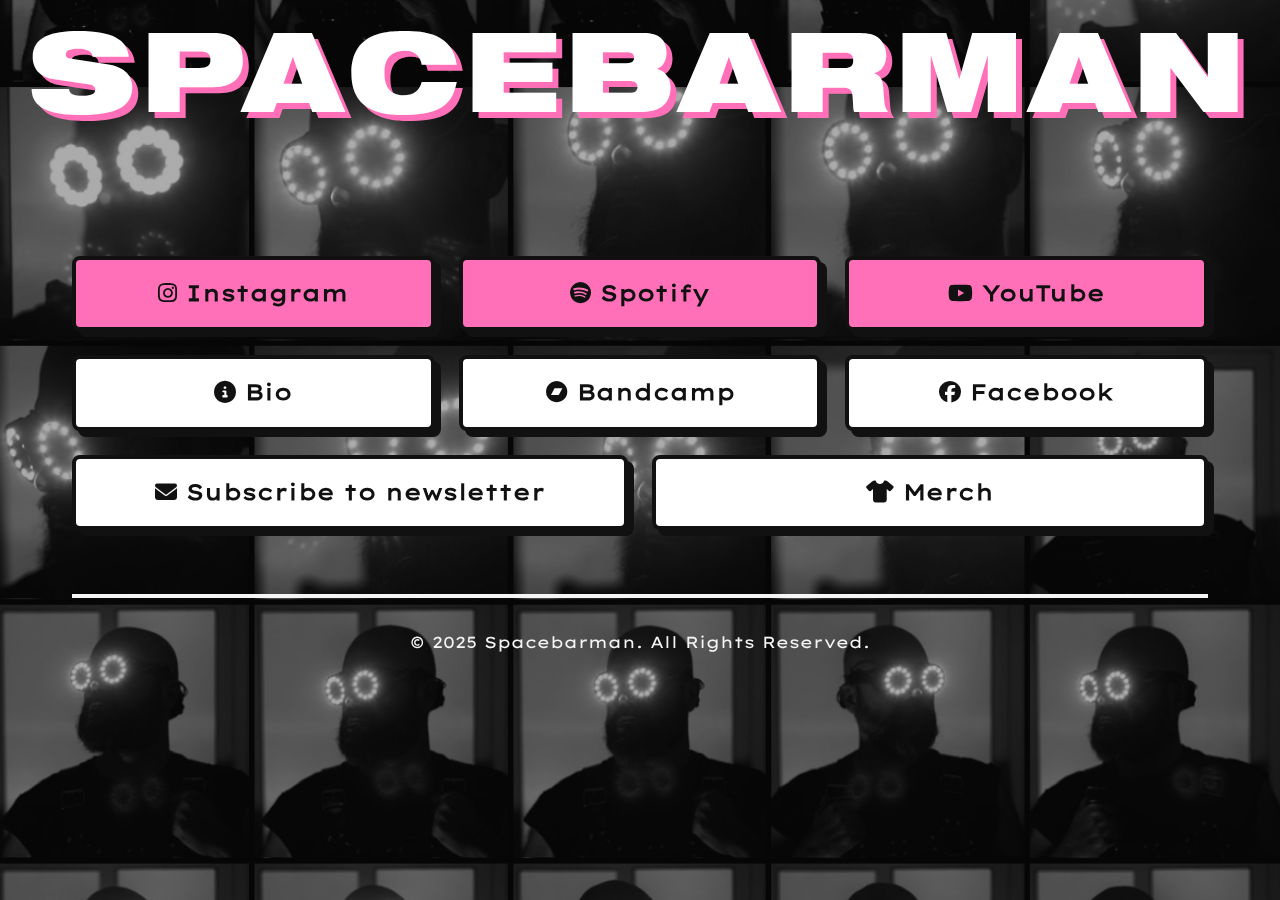
<file: docs/index.html>
<!DOCTYPE html>
<html lang="en">
<head>
    <!-- Google tag (gtag.js) - Google Analytics 4 -->
    <script async src="https://www.googletagmanager.com/gtag/js?id=G-RLZFCJDSHT"></script>
    <script>
      window.dataLayer = window.dataLayer || [];
      function gtag(){dataLayer.push(arguments);}
      gtag('js', new Date());

      gtag('config', 'G-RLZFCJDSHT', {
        debug_mode: true  // Remove this line after testing
      });
    </script>

    <meta http-equiv="Content-Type" content="text/html; charset=utf-8" />
    <!-- <meta name="viewport" content="width=device-width, initial-scale=1.0, minimum-scale=1.0, user-scalable=no" />  -->
    <meta name="viewport" content="width=device-width, initial-scale=1">
    <meta name="description" content="Spacebarman is an electronic music project from Barcelona. Spacebarman es un projecto de música electrónica de Barcelona.">
    <meta name="apple-mobile-web-app-capable" content="yes" />

    <title>Spacebarman: electronic / shoegaze / post-punk / dnb from Barcelona</title>
    <meta property="og:title" content="Spacebarman" />
    <meta property="og:description" content="An electronic music project from Barcelona" />
    <meta property="og:url" content="https://www.spacebarman.com/" />
    <meta property="og:image" content="https://www.spacebarman.com/images/spacebarman-logo.png" />

    <link rel="stylesheet" href="css/styles.css">
    <link rel="preconnect" href="https://fonts.googleapis.com">
    <link rel="preconnect" href="https://fonts.gstatic.com" crossorigin>
    <link href="https://fonts.googleapis.com/css2?family=Space+Mono:wght@400;700&display=swap" rel="stylesheet">
    <link rel="stylesheet" href="https://cdnjs.cloudflare.com/ajax/libs/font-awesome/6.4.0/css/all.min.css">
</head>
<body class="index-page">

    <header class="band-header">
        <div class="logo-container">
            <a href="index.html" class="title-link">
                <h1 class="band-name">SPACEBARMAN</h1>
            </a>
            <!--
            <div class="photo-container">
                <img class="spacebarman-photo" src="images/Spacebarman-solo-purple.jpg" alt="Spacebarman Logo" />
            </div>
            -->
        </div>
    </header>

    <div class="main-wrapper">

    
    <main class="container">

        <section class="links-section">

        </section>

        <section class="news">
            <div class="news-card">
                <div class="news-image-container">
                    <img class="news-image" />
                </div>
                <div>
                    <div class="news-card-art-info">
                        <div class="news-text">
                        </div>
                    </div>
                    <a href="" class="brutalist-button news-cta" target="_blank">Listen Now</a>
                </div>
            </div>
        </section>

        <section class="about">
            <h1>Spacebarman</h1>
            Spacebarman is an electronic music project from Barcelona.<br/>
            Spacebarman es un proyecto de música electrónica de Barcelona.
            </span>
        </section>
        
        <section class="links-section"></section>
            <div class="button-row">
                <!-- First row: Social media buttons -->
                <a href="https://instagram.com/spacebarman" target="_blank" class="brutalist-button instagram-inverted">
                    <i class="fab fa-instagram"></i> Instagram
                </a>
                <a href="https://open.spotify.com/artist/1o8zzq05yXKrsdQUrMzZdc?si=lsfu21z_R3moUY6ddcKHRg" target="_blank" class="brutalist-button spotify-inverted">
                    <i class="fab fa-spotify"></i> Spotify
                </a>
                <a href="https://youtube.com/spacebarmanvideo" target="_blank" class="brutalist-button youtube-inverted">
                    <i class="fab fa-youtube"></i> YouTube
                </a>
            </div>
            
            <div class="button-row">
                <!-- Second row: Bio, Bandcamp, Facebook -->
                <a href="bio/" class="brutalist-button bio">
                    <i class="fas fa-info-circle"></i> Bio
                </a>
                <a href="https://spacebarman.bandcamp.com/" class="brutalist-button bandcamp" target="_blank">
                    <i class="fab fa-bandcamp"></i> Bandcamp
                </a>
                <!-- <a href="https://soundcloud.com/spacebarman" class="brutalist-button soundcloud" target="_blank">
                    <i class="fab fa-soundcloud"></i> SoundCloud
                </a> -->
                <a href="https://facebook.com/spacebarman" class="brutalist-button facebook" target="_blank">
                    <i class="fab fa-facebook"></i> Facebook
                </a>
            </div>
            
            <div class="button-row">
                <!-- Second row: Subscribe, Merch -->
                <a href="https://spacebarman.us21.list-manage.com/subscribe?u=eebe2ae40abe6e1bfafe680d8&id=8652641ff4" class="brutalist-button subscribe" target="_blank">
                    <i class="fas fa-envelope"></i> Subscribe to newsletter
                </a>
                <a href="https://www.stickermule.com/u/nevergetridofnoise" class="brutalist-button merch" target="_blank">
                    <i class="fas fa-tshirt"></i> Merch
                </a>

            </div>
        </section>

        <footer>
            <div class="footer-content">
                <!---
                <div class="footer-social">
                    <a href="https://instagram.com/spacebarman" class="footer-icon"><i class="fab fa-instagram"></i></a>
                    <a href="https://facebook.com/spacebarman" class="footer-icon"><i class="fab fa-facebook"></i></a>
                    <a href="https://youtube.com/spacebarmanvideo" class="footer-icon"><i class="fab fa-youtube"></i></a>
                </div>
                -->
                <p>&copy; 2025 Spacebarman. All Rights Reserved.</p>
            </div>
        </footer>
    </main>

    </div><!-- End main-wrapper -->
    
    <script src="js/script.js"></script>
</body>
</html>
</file>
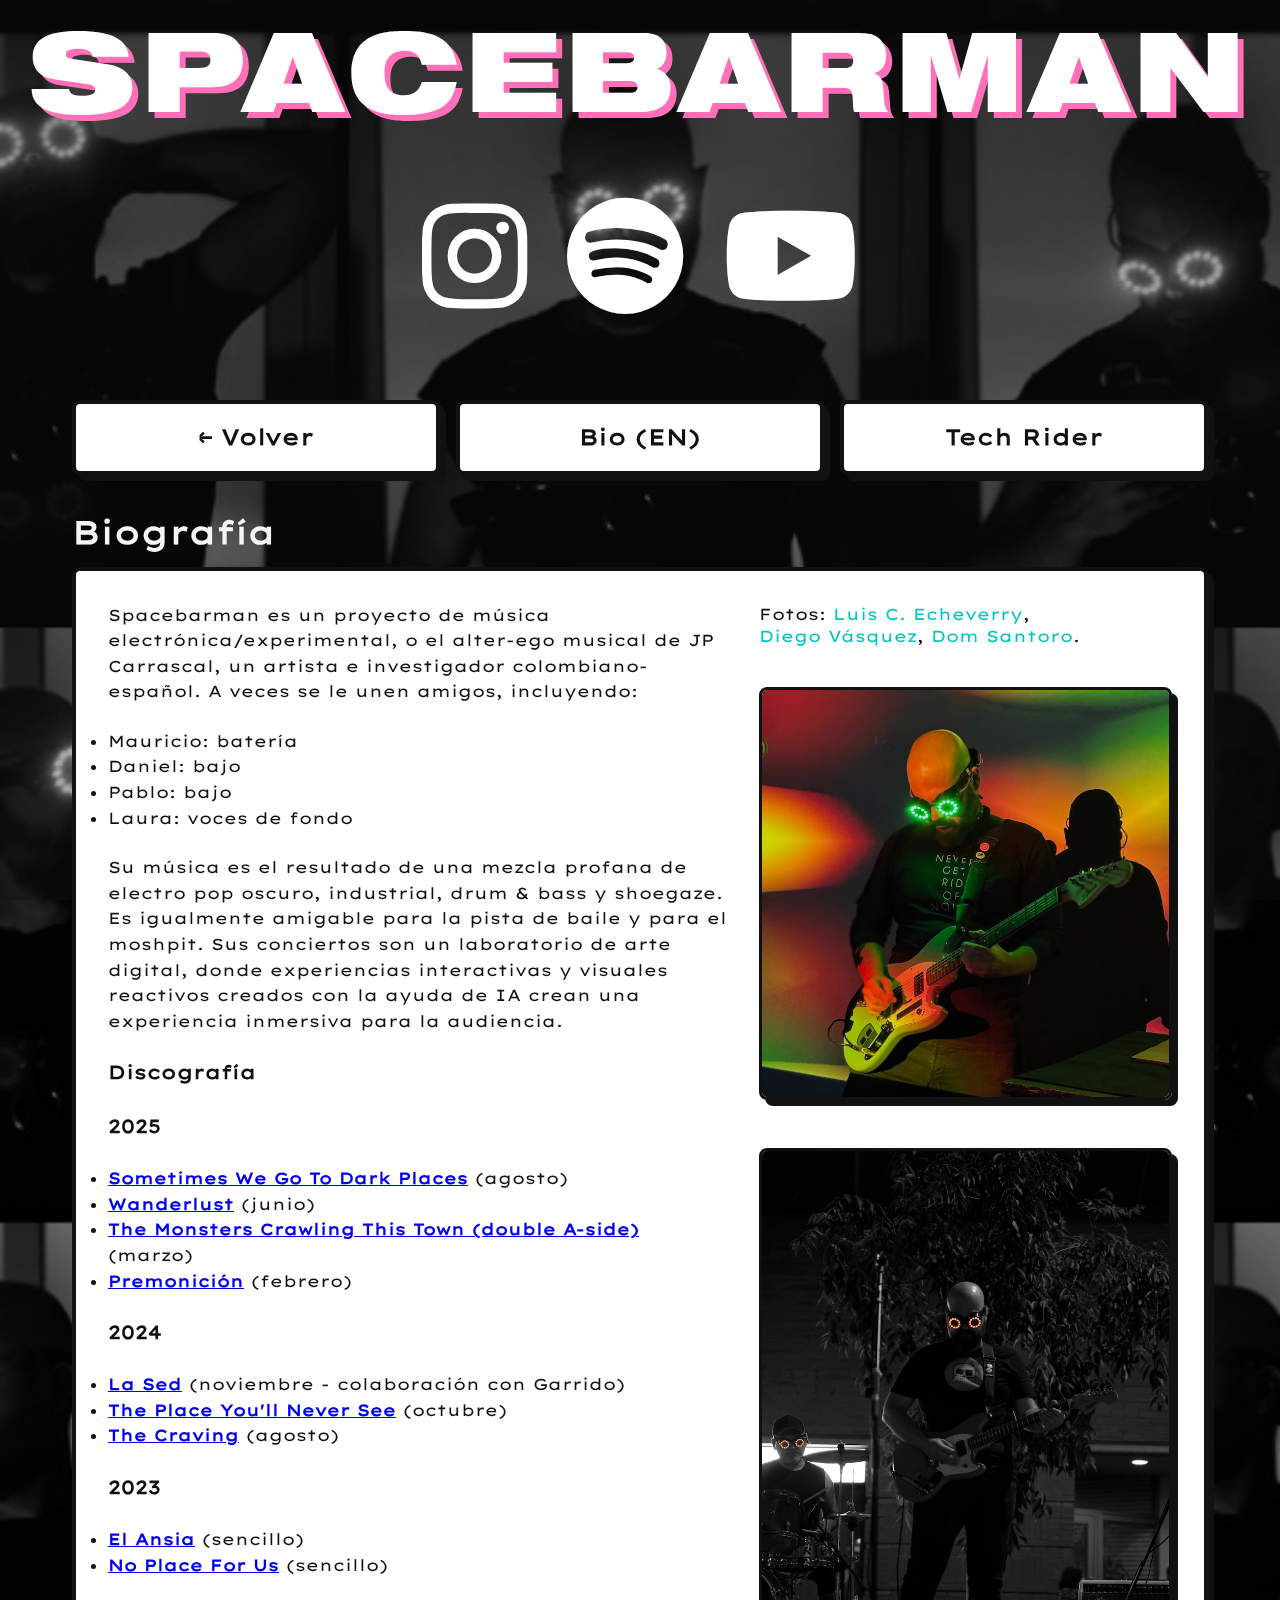
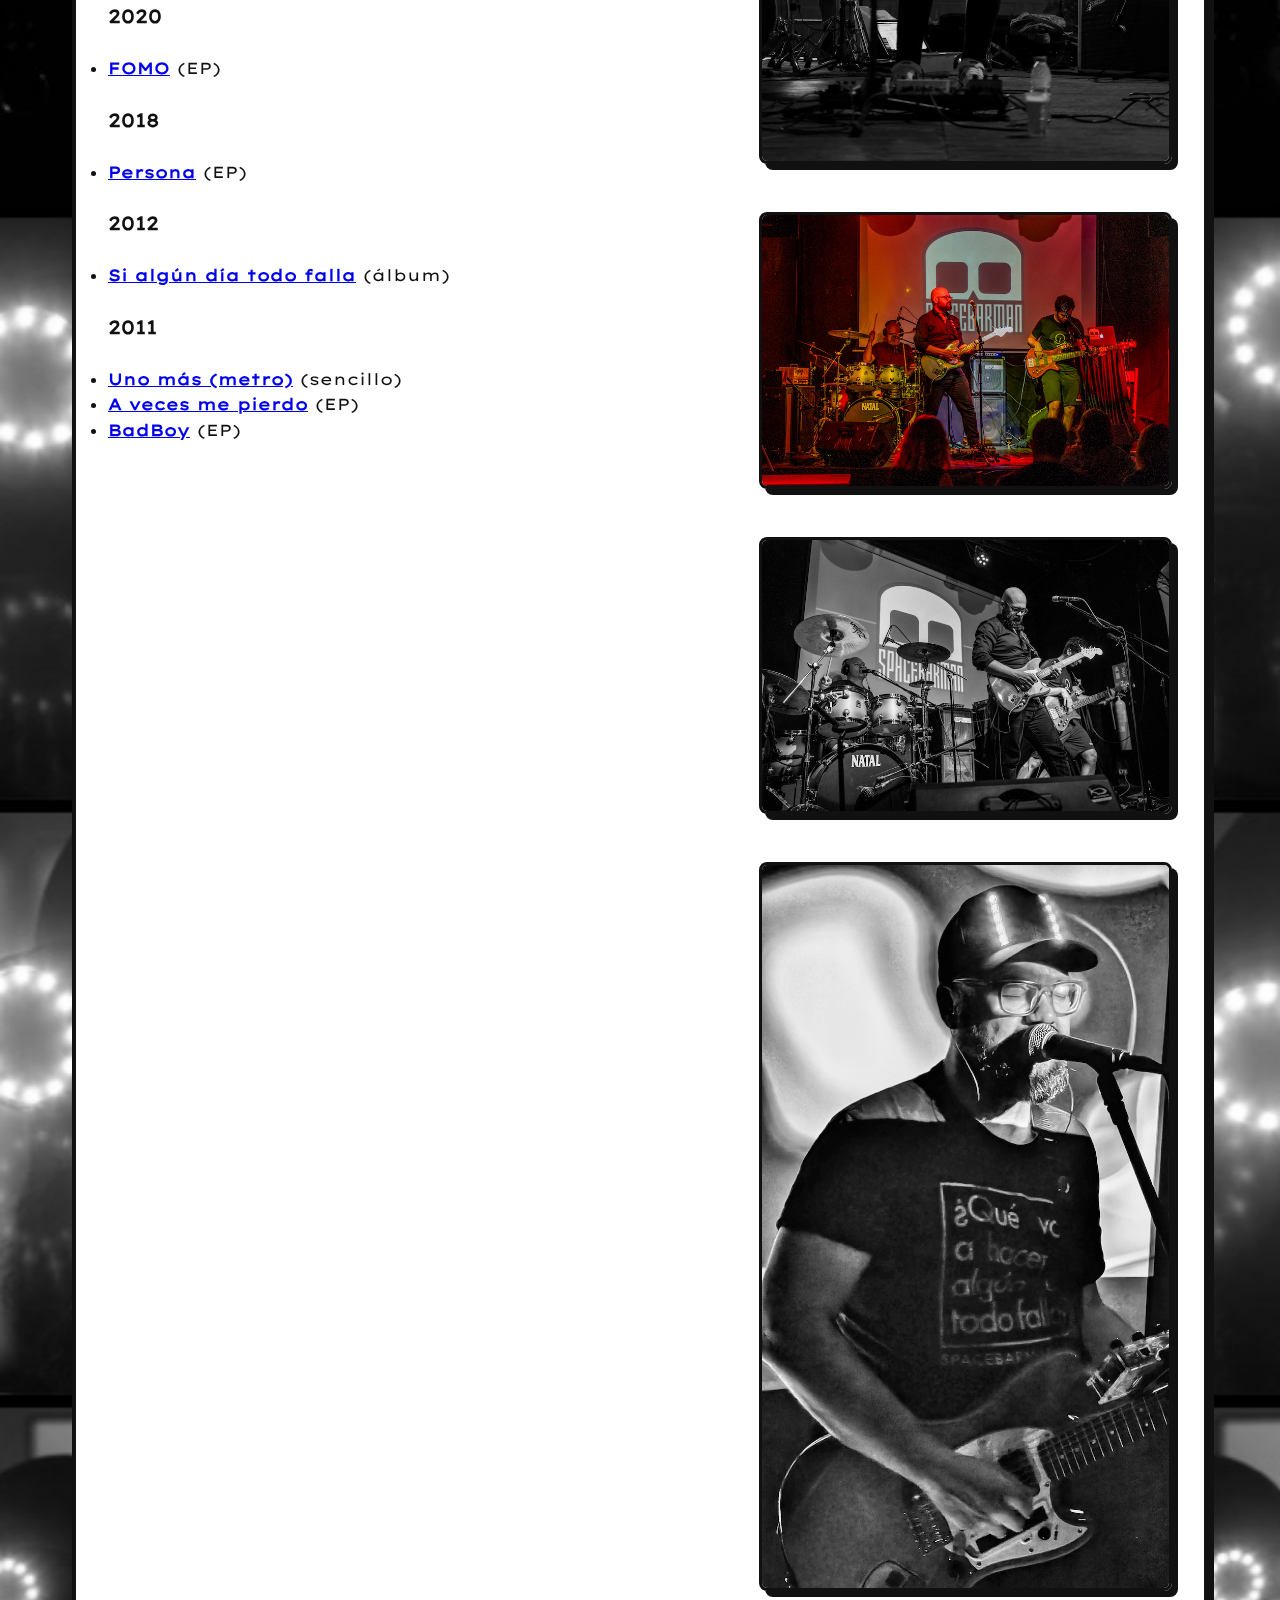
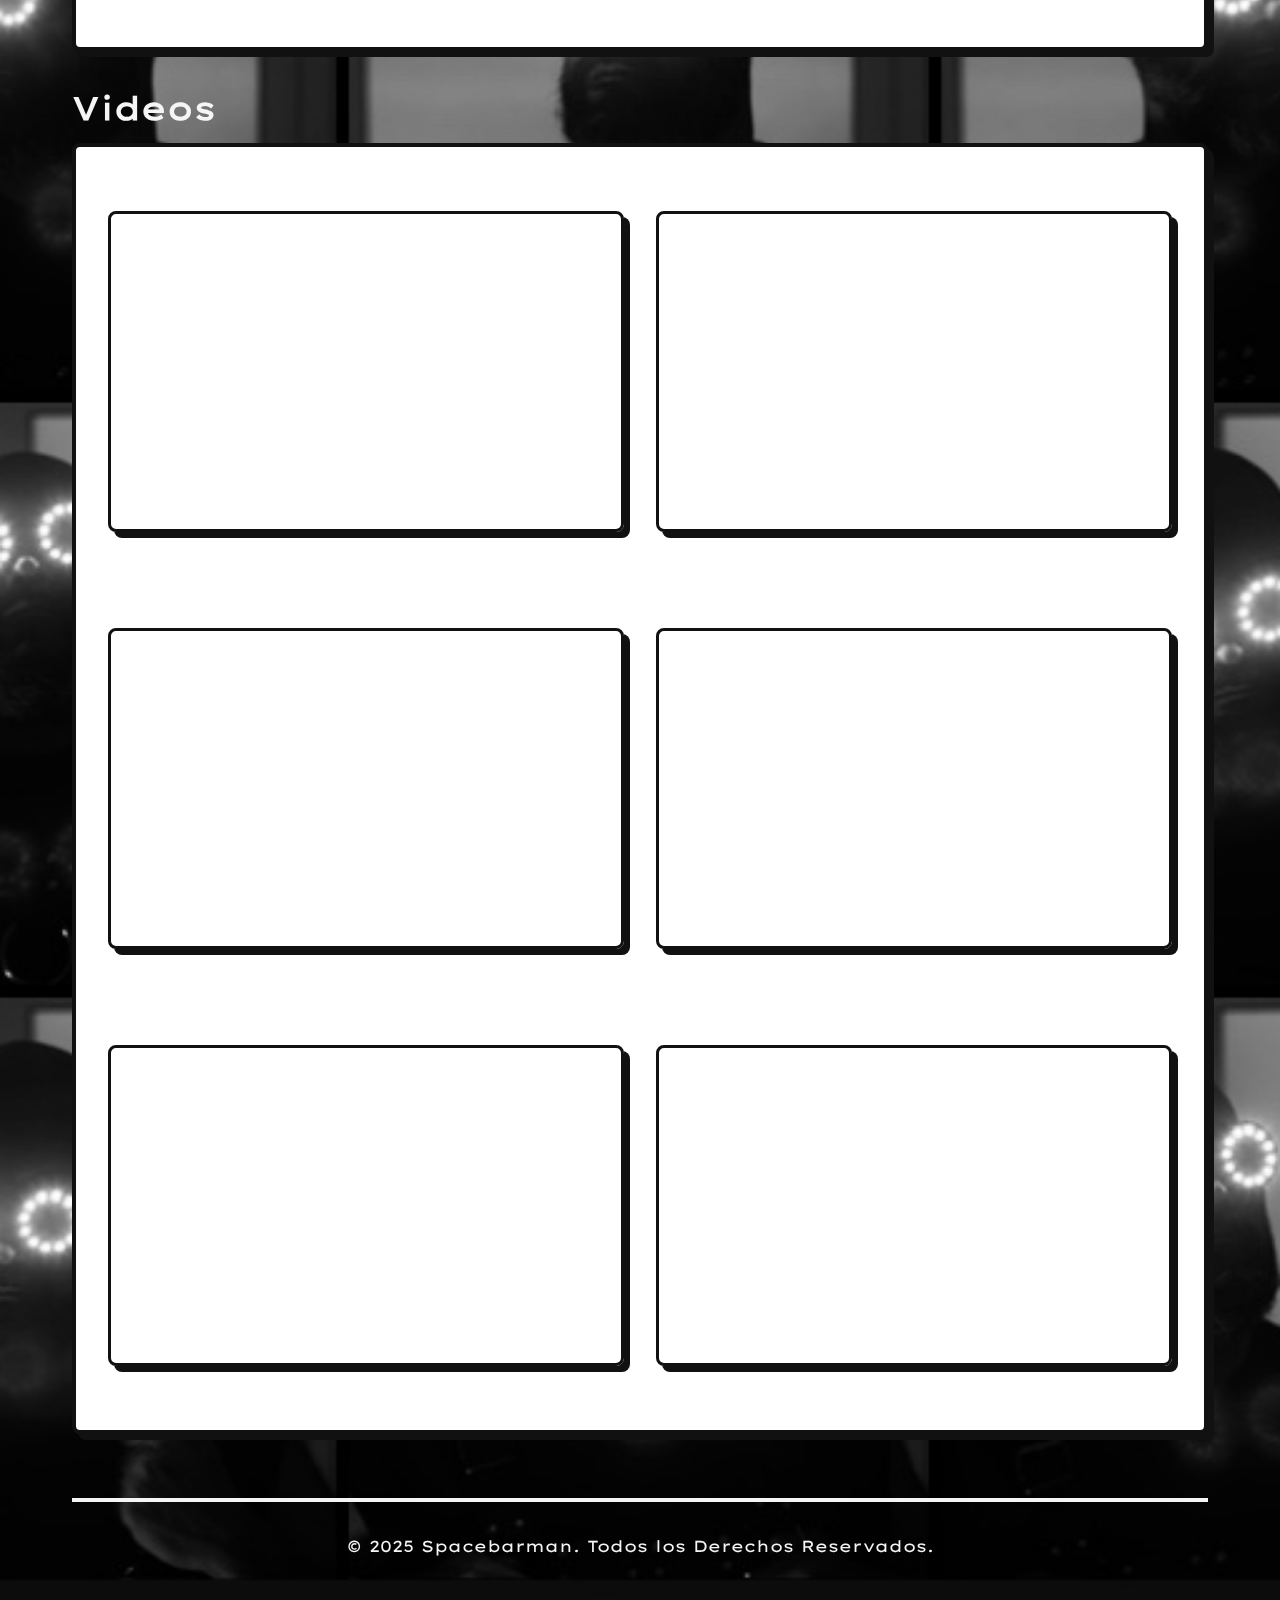
<file: docs/bio-es/index.html>
<!DOCTYPE html>
<html lang="es">
<head>
    <!-- Google tag (gtag.js) - Google Analytics 4 -->
    <script async src="https://www.googletagmanager.com/gtag/js?id=G-RLZFCJDSHT"></script>
    <script>
      window.dataLayer = window.dataLayer || [];
      function gtag(){dataLayer.push(arguments);}
      gtag('js', new Date());

      gtag('config', 'G-RLZFCJDSHT');
    </script>

    <meta http-equiv="Content-Type" content="text/html; charset=utf-8" />
    <meta name="viewport" content="width=device-width, initial-scale=1">
    <meta name="description" content="Spacebarman is an electronic music project from Barcelona. Spacebarman es un projecto de música electrónica de Barcelona.">
    <meta name="apple-mobile-web-app-capable" content="yes" />

    <title>Spacebarman - Biografía</title>
    <meta property="og:title" content="Spacebarman - Biografía" />
    <meta property="og:description" content="Un proyecto de música electrónica de Barcelona" />
    <meta property="og:url" content="https://www.spacebarman.com/bio-es/" />
    <meta property="og:image" content="https://www.spacebarman.com/images/spacebarman-logo.png" />

    <link rel="stylesheet" href="../css/styles.css">
    <link rel="stylesheet" href="../css/bio.css">
    <link rel="preconnect" href="https://fonts.googleapis.com">
    <link rel="preconnect" href="https://fonts.gstatic.com" crossorigin>
    <link href="https://fonts.googleapis.com/css2?family=Space+Mono:wght@400;700&display=swap" rel="stylesheet">
    <link rel="stylesheet" href="https://cdnjs.cloudflare.com/ajax/libs/font-awesome/6.4.0/css/all.min.css">
</head>
<body>

    <header class="band-header">
        <div class="logo-container">
            <a href="../index.html" class="title-link">
                <h1 class="band-name">SPACEBARMAN</h1>
            </a>
        </div>
    </header>

    <div class="main-wrapper">

    
    <main class="container">

        <section class="links-section">
            <div class="header-social">
                <a href="https://instagram.com/spacebarman" target="_blank" class="header-icon"><i class="fab fa-instagram"></i></a>
                <a href="https://open.spotify.com/artist/1o8zzq05yXKrsdQUrMzZdc?si=lsfu21z_R3moUY6ddcKHRg" target="_blank" class="header-icon"><i class="fab fa-spotify"></i></a>
                <a href="https://youtube.com/spacebarmanvideo" target="_blank" class="header-icon"><i class="fab fa-youtube"></i></a>
            </div>
        </section>

        <div class="nav-buttons">
            <a href="../" class="brutalist-button back-button">← Volver</a>
            <a href="../bio/" class="brutalist-button bio">Bio (EN)</a>
            <a href="#" class="brutalist-button tech-rider-button">Tech Rider</a>
        </div>

        <section>
            <h2>Biografía</h2>
            <div class="bio-content">
                <div class="bio-text-column">
                    <p>Spacebarman es un proyecto de música electrónica/experimental, o el alter-ego musical de JP Carrascal, un artista e investigador colombiano-español. A veces se le unen amigos, incluyendo:</p>
                    
                    <ul>
                        <li>Mauricio: batería</li>
                        <li>Daniel: bajo</li>
                        <li>Pablo: bajo</li>
                        <li>Laura: voces de fondo</li>
                    </ul>
                    
                    <p>Su música es el resultado de una mezcla profana de electro pop oscuro, industrial, drum & bass y shoegaze. Es igualmente amigable para la pista de baile y para el moshpit. Sus conciertos son un laboratorio de arte digital, donde experiencias interactivas y visuales reactivos creados con la ayuda de IA crean una experiencia inmersiva para la audiencia.</p>


                    <h3>Discografía</h3>
                    <div class="discography-content">
                        <h3>2025</h3>
                        <ul>
                            <li><a href="https://spacebarman.bandcamp.com/track/sometimes-we-go-to-dark-places-2" target="_blank"><strong>Sometimes We Go To Dark Places</strong></a> (agosto)</li>
                            <li><a href="https://spacebarman.bandcamp.com/track/wanderlust" target="_blank"><strong>Wanderlust</strong></a> (junio)</li>
                            <li><a href="https://spacebarman.bandcamp.com/album/the-monsters-crawling-this-town-double-a-side" target="_blank"><strong>The Monsters Crawling This Town (double A-side)</strong></a> (marzo)</li>
                            <li><a href="https://spacebarman.bandcamp.com/album/premonici-n" target="_blank"><strong>Premonición</strong></a> (febrero)</li>
                        </ul>
                        
                        <h3>2024</h3>
                        <ul>
                            <li><a href="https://spacebarman.bandcamp.com/track/la-sed" target="_blank"><strong>La Sed</strong></a> (noviembre - colaboración con Garrido)</li>
                            <li><a href="https://spacebarman.bandcamp.com/track/the-place-youll-never-see" target="_blank"><strong>The Place You'll Never See</strong></a> (octubre)</li>
                            <li><a href="https://spacebarman.bandcamp.com/track/the-craving" target="_blank"><strong>The Craving</strong></a> (agosto)</li>
                        </ul>

                        <h3>2023</h3>
                        <ul>
                            <li><a href="https://spacebarman.bandcamp.com/album/el-ansia" target="_blank"><strong>El Ansia</strong></a> (sencillo)</li>
                            <li><a href="https://spacebarman.bandcamp.com/album/no-place-for-us" target="_blank"><strong>No Place For Us</strong></a> (sencillo)</li>
                        </ul>

                        <h3>2020</h3>
                        <ul>
                            <li><a href="https://spacebarman.bandcamp.com/album/fomo" target="_blank"><strong>FOMO</strong></a> (EP)</li>
                        </ul>

                        <h3>2018</h3>
                        <ul>
                            <li><a href="https://spacebarman.bandcamp.com/album/persona" target="_blank"><strong>Persona</strong></a> (EP)</li>
                        </ul>

                        <h3>2012</h3>
                        <ul>
                            <li><a href="https://spacebarman.bandcamp.com/album/si-alg-n-d-a-todo-falla" target="_blank"><strong>Si algún día todo falla</strong></a> (álbum)</li>
                        </ul>

                        <h3>2011</h3>
                        <ul>
                            <li><a href="https://spacebarman.bandcamp.com/album/uno-m-s-metro-single" target="_blank"><strong>Uno más (metro)</strong></a> (sencillo)</li>
                            <li><a href="https://spacebarman.bandcamp.com/album/a-veces-me-pierdo-ep" target="_blank"><strong>A veces me pierdo</strong></a> (EP)</li>
                            <li><a href="https://spacebarman.bandcamp.com/album/badboy-ep" target="_blank"><strong>BadBoy</strong></a> (EP)</li>
                        </ul>
                    </div>

                </div>
                
                <div class="bio-photos-column">
                    <div class="photo-credits">
                    Fotos:
                        <a href="https://instagram.com/luis_c_echeverry" target="_blank">Luis C. Echeverry</a>,
                        <a href="https://www.instagram.com/diegovasqueza/" target="_blank">Diego Vásquez</a>,
                        <a href="https://www.instagram.com/domsantoroviews/" target="_blank">Dom Santoro</a>.
                    </div>

                                        <div class="band-photo">
                        <a href="../images/Spacebarman-FutureEchoes.png" target="_blank">
                            <img src="../images/Spacebarman-FutureEchoes-small.jpg" alt="Spacebarman Future Echoes" width="100%">
                        </a>
                    </div>
                    
                    <div class="band-photo">
                        <a href="../images/Spacebarman-live-05-JP+M-big.jpg" target="_blank">
                            <img src="../images/Spacebarman-live-05-JP+M-small.jpg" alt="Spacebarman live performance" width="100%">
                        </a>
                    </div>
                    
                    <div class="band-photo">
                        <a href="../images/Spacebarman-live-01-big.jpg" target="_blank">
                            <img src="../images/Spacebarman-live-01-small.jpg" alt="Spacebarman live performance" width="100%">
                        </a>
                    </div>
                    
                    <div class="band-photo">
                        <a href="../images/Spacebarman-live-02-big.jpg" target="_blank">
                            <img src="../images/Spacebarman-live-02-small.jpg" alt="Spacebarman band photo" width="100%">
                        </a>
                    </div>

                    <div class="band-photo">
                        <a href="../images/Spacebarman-Girona-big.jpg" target="_blank">
                            <img src="../images/Spacebarman-Girona-small.jpg" alt="Spacebarman Girona" width="100%">
                        </a>
                    </div>
                </div>
            </div>
        </section>

        <section>
            <h2>Videos</h2>
            <div class="videos-content">
                <div class="videos-column">
                    <div class="youtube-embed">
                        <iframe width="100%" height="315" src="https://www.youtube.com/embed/cHmxURU3Ib8" frameborder="0" allow="accelerometer; autoplay; clipboard-write; encrypted-media; gyroscope; picture-in-picture" allowfullscreen></iframe>
                    </div>
                    <div class="youtube-embed">
                        <iframe width="100%" height="315" src="https://www.youtube.com/embed/OIpO69P_XvA" frameborder="0" allow="accelerometer; autoplay; clipboard-write; encrypted-media; gyroscope; picture-in-picture" allowfullscreen></iframe>
                    </div>
                    <div class="youtube-embed">
                        <iframe width="100%" height="315" src="https://www.youtube.com/embed/gicKIgNJRDQ" frameborder="0" allow="accelerometer; autoplay; clipboard-write; encrypted-media; gyroscope; picture-in-picture" allowfullscreen></iframe>
                    </div>

                </div>
                
                <div class="videos-column">
                    <div class="youtube-embed">
                        <iframe width="100%" height="315" src="https://www.youtube.com/embed/DmH22D90mHw" frameborder="0" allow="accelerometer; autoplay; clipboard-write; encrypted-media; gyroscope; picture-in-picture" allowfullscreen></iframe>
                    </div>
                    <div class="youtube-embed">
                        <iframe width="100%" height="315" src="https://www.youtube.com/embed/PnYinu4TWZA" frameborder="0" allow="accelerometer; autoplay; clipboard-write; encrypted-media; gyroscope; picture-in-picture" allowfullscreen></iframe>
                    </div>
                    <div class="youtube-embed">
                        <iframe width="100%" height="315" src="https://www.youtube.com/embed/RmJJ2WoTrE8" frameborder="0" allow="accelerometer; autoplay; clipboard-write; encrypted-media; gyroscope; picture-in-picture" allowfullscreen></iframe>
                    </div>
                </div>
            </div>
        </section>

        <footer>
            <div class="footer-content">
                <p>&copy; 2025 Spacebarman. Todos los Derechos Reservados.</p>
            </div>
        </footer>
    </main>

    </div><!-- End main-wrapper -->
    
    <script src="../js/script.js"></script>
</body>
</html>
</file>
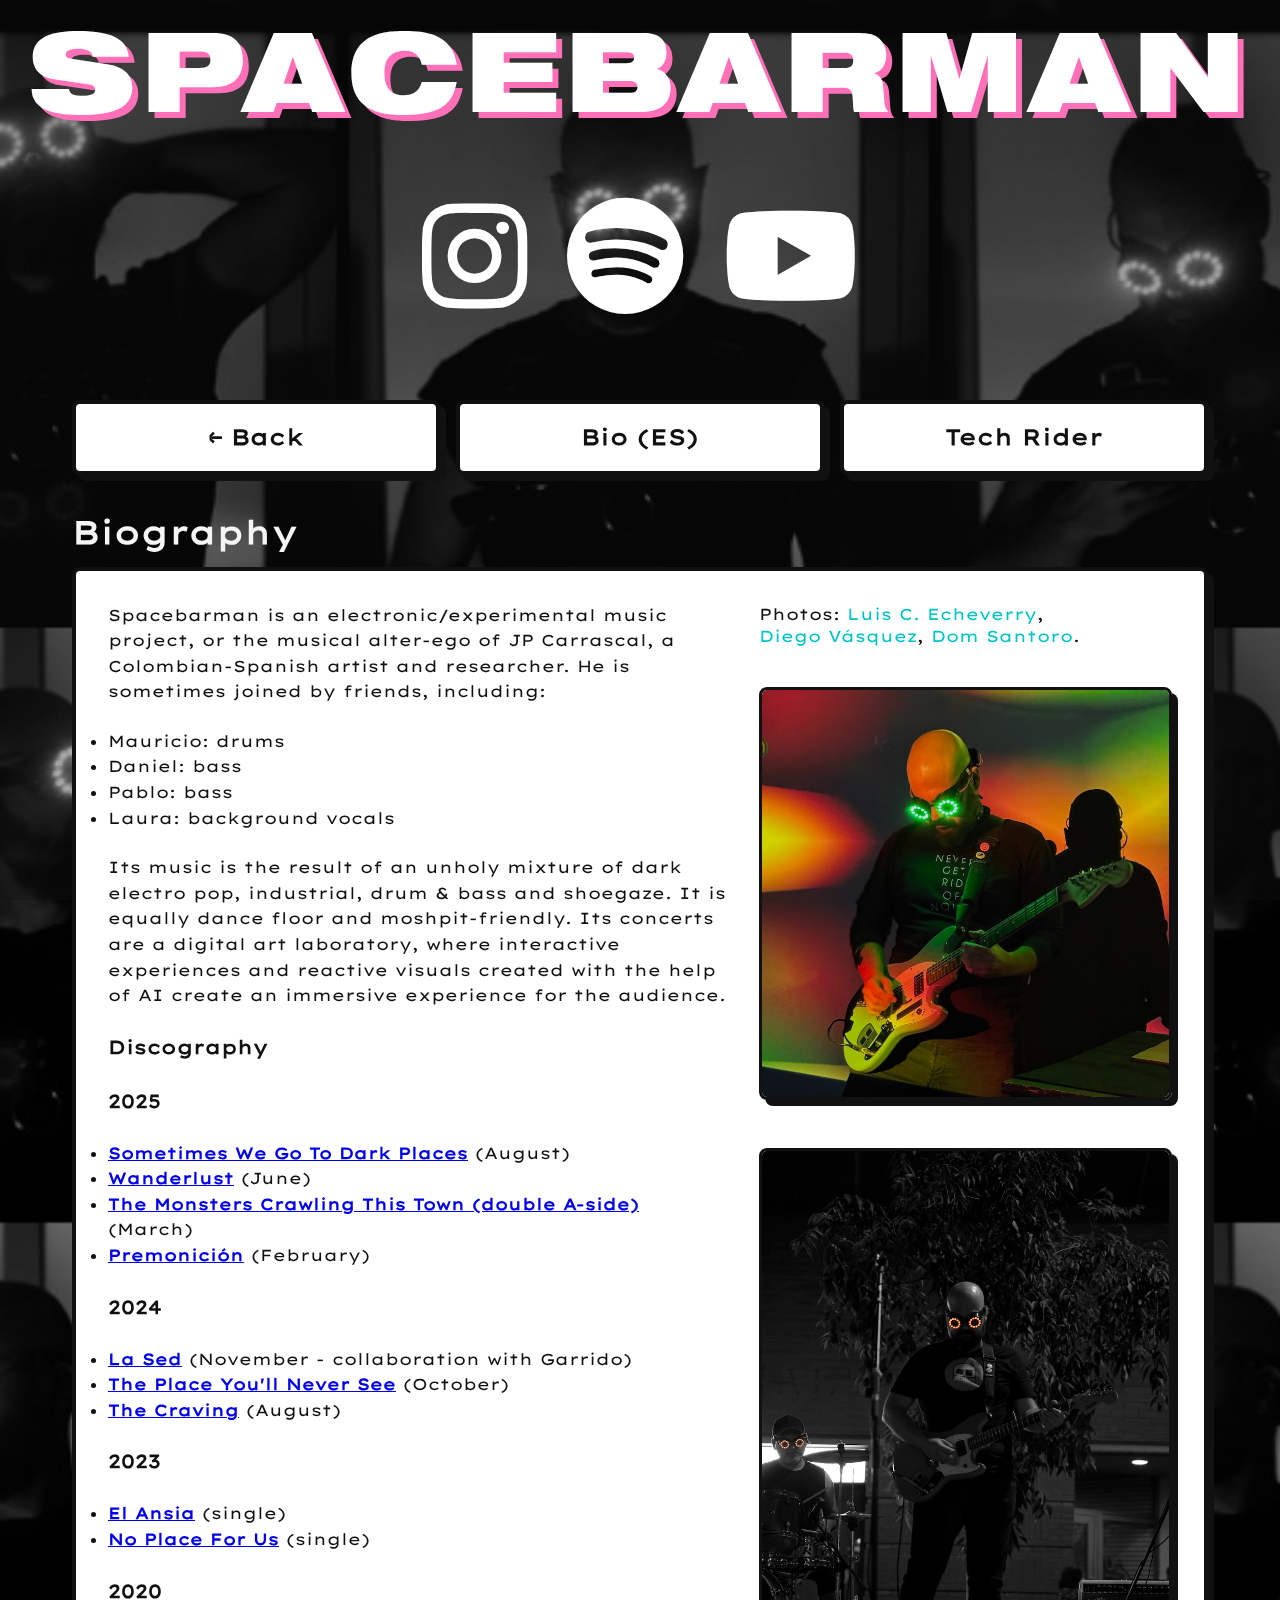
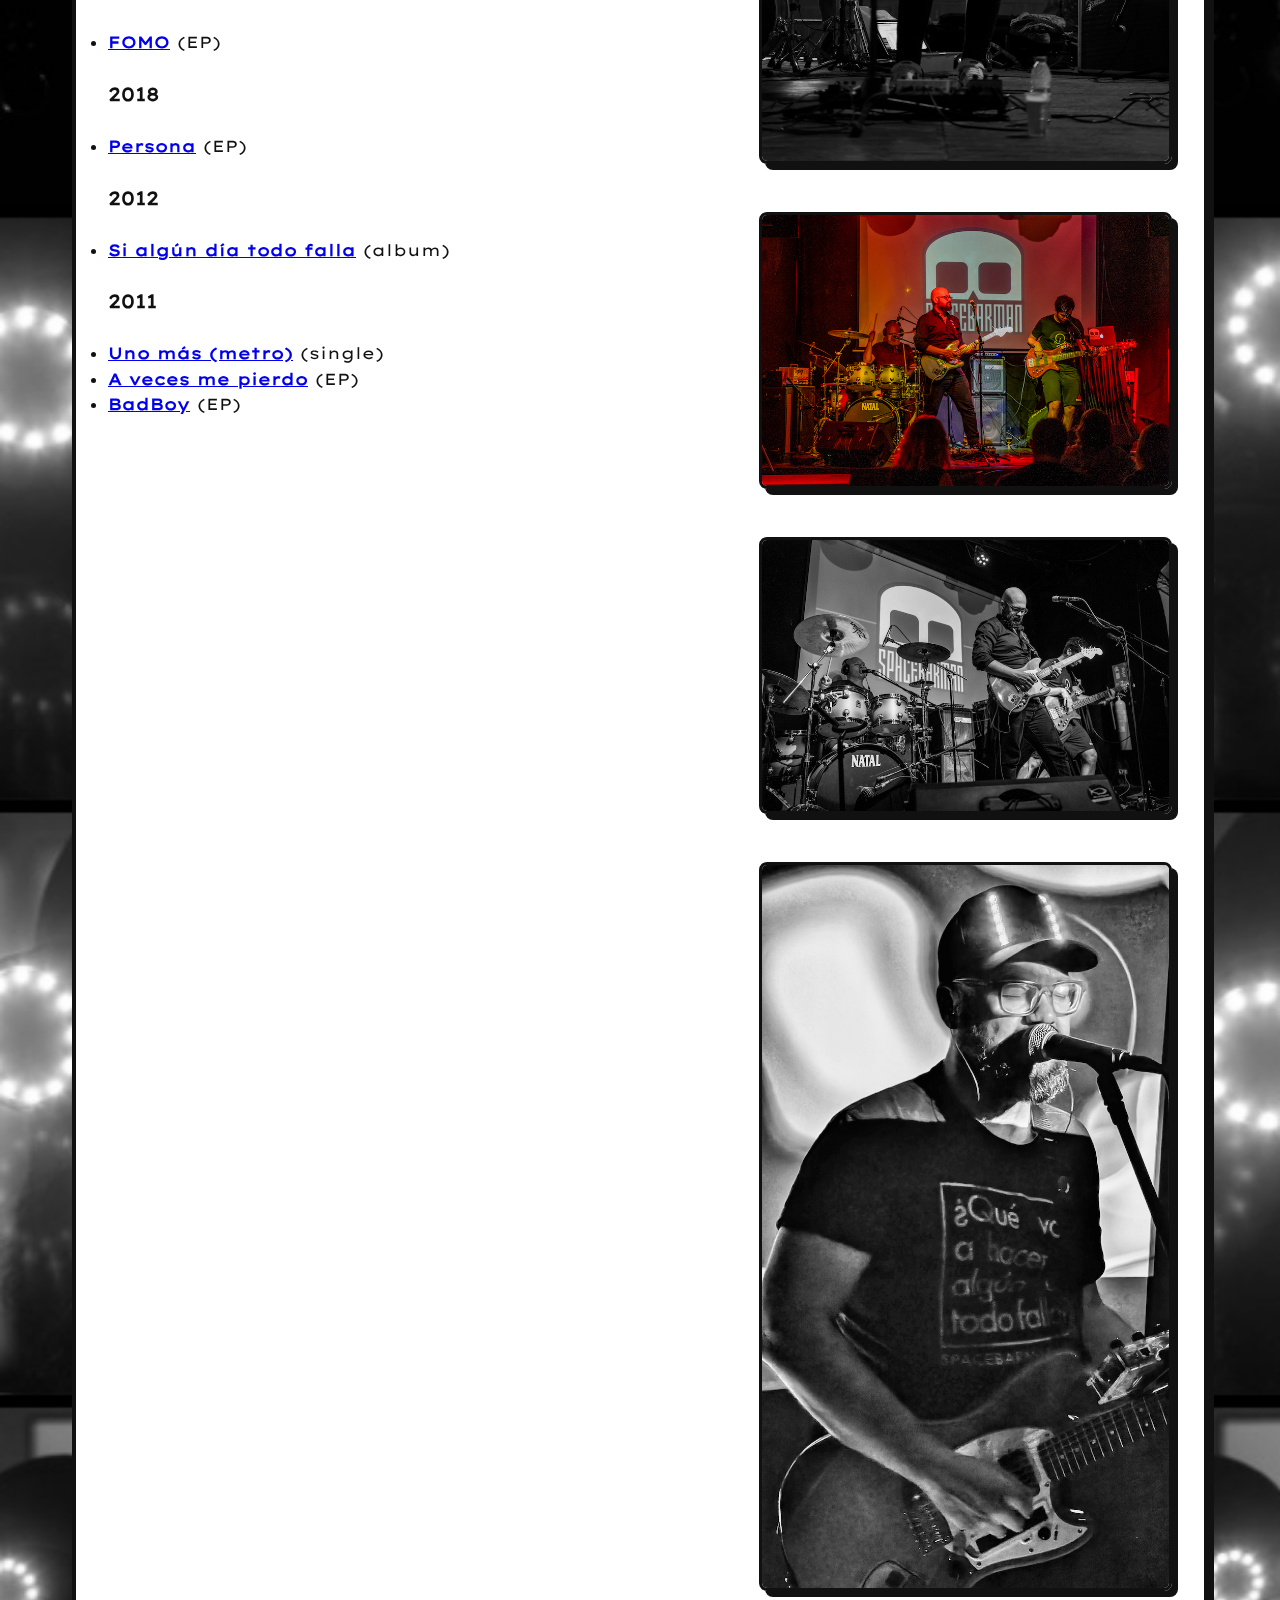
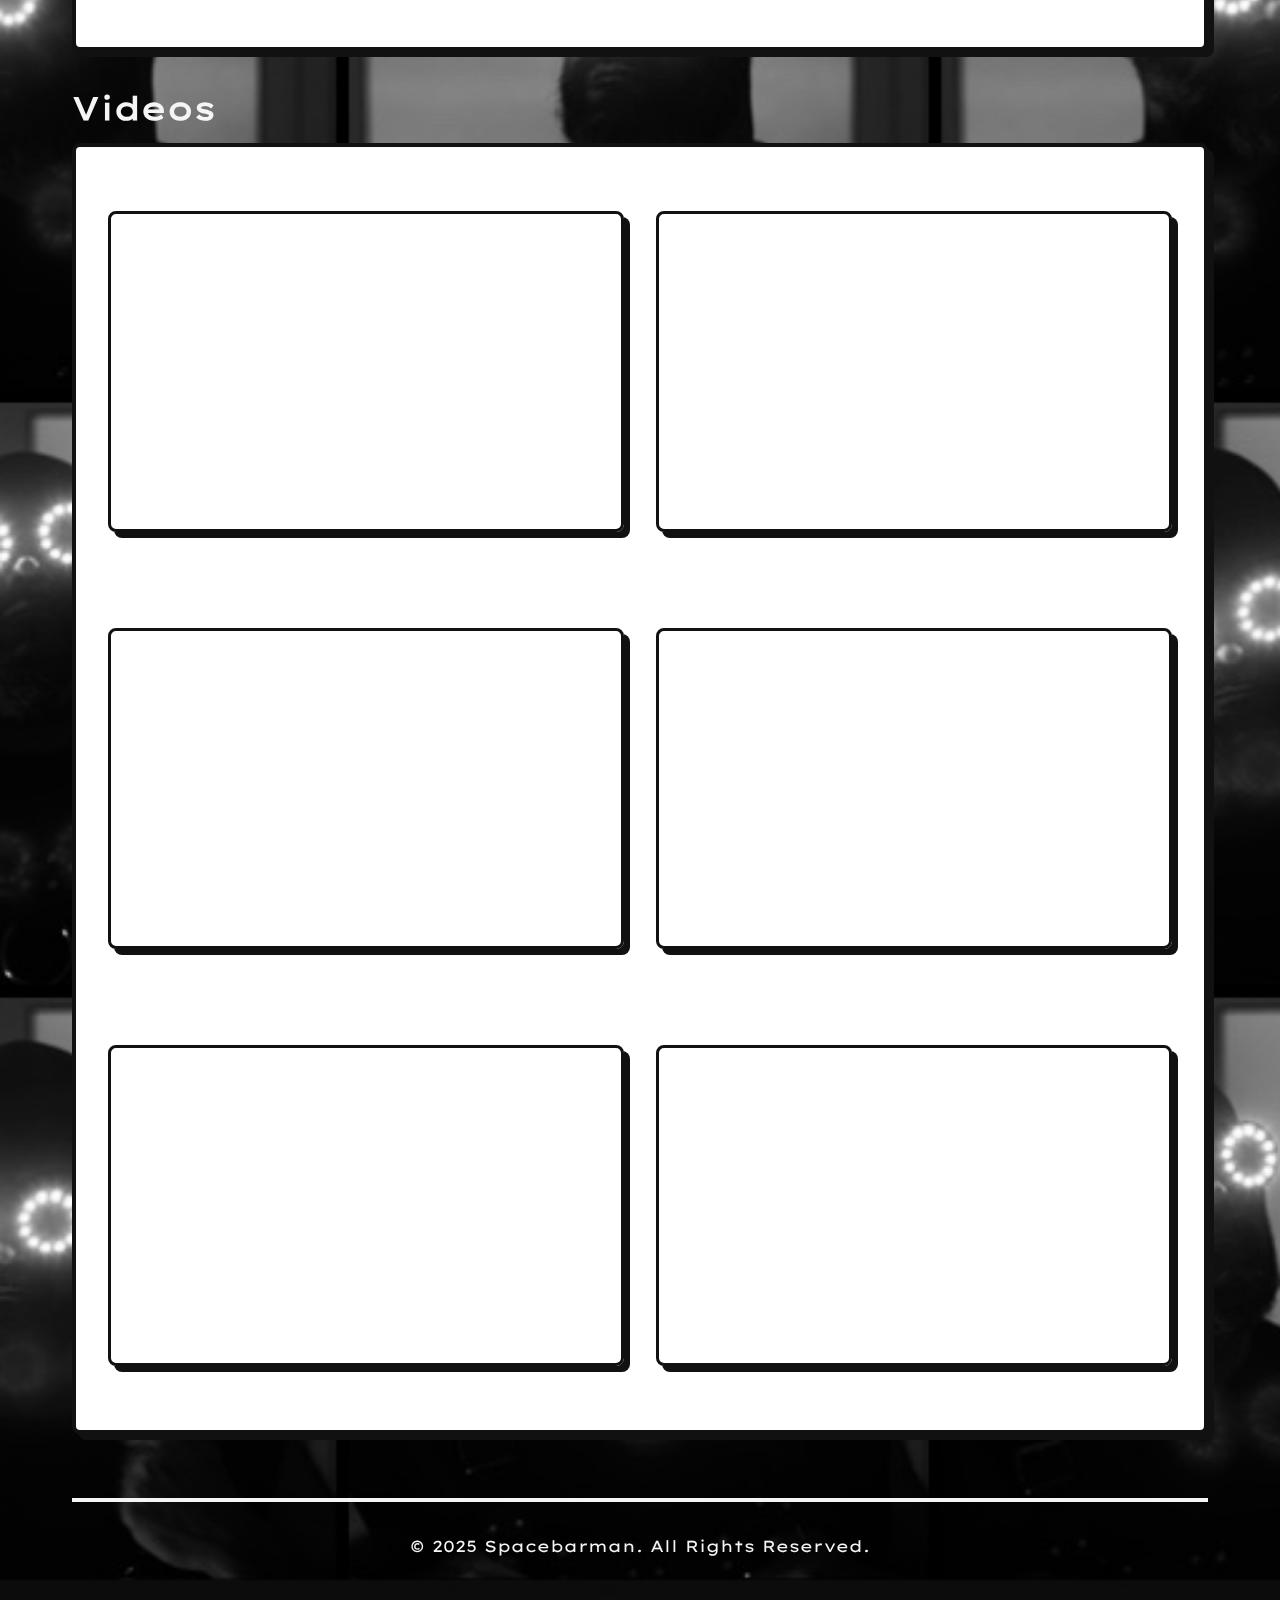
<file: docs/bio/index.html>
<!DOCTYPE html>
<html lang="en">
<head>
    <!-- Google tag (gtag.js) - Google Analytics 4 -->
    <script async src="https://www.googletagmanager.com/gtag/js?id=G-RLZFCJDSHT"></script>
    <script>
      window.dataLayer = window.dataLayer || [];
      function gtag(){dataLayer.push(arguments);}
      gtag('js', new Date());

      gtag('config', 'G-RLZFCJDSHT');
    </script>

    <meta http-equiv="Content-Type" content="text/html; charset=utf-8" />
    <meta name="viewport" content="width=device-width, initial-scale=1">
    <meta name="description" content="Spacebarman is an electronic music project from Barcelona. Spacebarman es un projecto de música electrónica de Barcelona.">
    <meta name="apple-mobile-web-app-capable" content="yes" />

    <title>Spacebarman - Biography</title>
    <meta property="og:title" content="Spacebarman - Biography" />
    <meta property="og:description" content="An electronic music project from Barcelona" />
    <meta property="og:url" content="https://www.spacebarman.com/bio/" />
    <meta property="og:image" content="https://www.spacebarman.com/images/spacebarman-logo.png" />

    <link rel="stylesheet" href="../css/styles.css">
    <link rel="stylesheet" href="../css/bio.css">
    <link rel="preconnect" href="https://fonts.googleapis.com">
    <link rel="preconnect" href="https://fonts.gstatic.com" crossorigin>
    <link href="https://fonts.googleapis.com/css2?family=Space+Mono:wght@400;700&display=swap" rel="stylesheet">
    <link rel="stylesheet" href="https://cdnjs.cloudflare.com/ajax/libs/font-awesome/6.4.0/css/all.min.css">
</head>
<body>

    <header class="band-header">
        <div class="logo-container">
            <a href="../index.html" class="title-link">
                <h1 class="band-name">SPACEBARMAN</h1>
            </a>
        </div>
    </header>

    <div class="main-wrapper">

    
    <main class="container">

        <section class="links-section">
            <div class="header-social">
                <a href="https://instagram.com/spacebarman" target="_blank" class="header-icon"><i class="fab fa-instagram"></i></a>
                <a href="https://open.spotify.com/artist/1o8zzq05yXKrsdQUrMzZdc?si=lsfu21z_R3moUY6ddcKHRg" target="_blank" class="header-icon"><i class="fab fa-spotify"></i></a>
                <a href="https://youtube.com/spacebarmanvideo" target="_blank" class="header-icon"><i class="fab fa-youtube"></i></a>
            </div>
        </section>

        <div class="nav-buttons">
            <a href="../" class="brutalist-button back-button">← Back</a>
            <a href="../bio-es/" class="brutalist-button spanish">Bio (ES)</a>
            <a href="#" class="brutalist-button tech-rider-button">Tech Rider</a>
        </div>

        <section>
            <h2>Biography</h2>
            <div class="bio-content">
                <div class="bio-text-column">
                    <p>Spacebarman is an electronic/experimental music project, or the musical alter-ego of JP Carrascal, a Colombian-Spanish artist and researcher. He is sometimes joined by friends, including:</p>
                    
                    <ul>
                        <li>Mauricio: drums</li>
                        <li>Daniel: bass</li>
                        <li>Pablo: bass</li>
                        <li>Laura: background vocals</li>
                    </ul>
                    
                    <p>Its music is the result of an unholy mixture of dark electro pop, industrial, drum & bass and shoegaze. It is equally dance floor and moshpit-friendly. Its concerts are a digital art laboratory, where interactive experiences and reactive visuals created with the help of AI create an immersive experience for the audience.</p>

                    <h3>Discography</h3>
                    <div class="discography-content">
                        <h3>2025</h3>
                        <ul>
                            <li><a href="https://spacebarman.bandcamp.com/track/sometimes-we-go-to-dark-places-2" target="_blank"><strong>Sometimes We Go To Dark Places</strong></a> (August)</li>
                            <li><a href="https://spacebarman.bandcamp.com/track/wanderlust" target="_blank"><strong>Wanderlust</strong></a> (June)</li>
                            <li><a href="https://spacebarman.bandcamp.com/album/the-monsters-crawling-this-town-double-a-side" target="_blank"><strong>The Monsters Crawling This Town (double A-side)</strong></a> (March)</li>
                            <li><a href="https://spacebarman.bandcamp.com/album/premonici-n" target="_blank"><strong>Premonición</strong></a> (February)</li>
                        </ul>
                        
                        <h3>2024</h3>
                        <ul>
                            <li><a href="https://spacebarman.bandcamp.com/track/la-sed" target="_blank"><strong>La Sed</strong></a> (November - collaboration with Garrido)</li>
                            <li><a href="https://spacebarman.bandcamp.com/track/the-place-youll-never-see" target="_blank"><strong>The Place You'll Never See</strong></a> (October)</li>
                            <li><a href="https://spacebarman.bandcamp.com/track/the-craving" target="_blank"><strong>The Craving</strong></a> (August)</li>
                        </ul>

                        <h3>2023</h3>
                        <ul>
                            <li><a href="https://spacebarman.bandcamp.com/album/el-ansia" target="_blank"><strong>El Ansia</strong></a> (single)</li>
                            <li><a href="https://spacebarman.bandcamp.com/album/no-place-for-us" target="_blank"><strong>No Place For Us</strong></a> (single)</li>
                        </ul>

                        <h3>2020</h3>
                        <ul>
                            <li><a href="https://spacebarman.bandcamp.com/album/fomo" target="_blank"><strong>FOMO</strong></a> (EP)</li>
                        </ul>

                        <h3>2018</h3>
                        <ul>
                            <li><a href="https://spacebarman.bandcamp.com/album/persona" target="_blank"><strong>Persona</strong></a> (EP)</li>
                        </ul>

                        <h3>2012</h3>
                        <ul>
                            <li><a href="https://spacebarman.bandcamp.com/album/si-alg-n-d-a-todo-falla" target="_blank"><strong>Si algún día todo falla</strong></a> (album)</li>
                        </ul>

                        <h3>2011</h3>
                        <ul>
                            <li><a href="https://spacebarman.bandcamp.com/album/uno-m-s-metro-single" target="_blank"><strong>Uno más (metro)</strong></a> (single)</li>
                            <li><a href="https://spacebarman.bandcamp.com/album/a-veces-me-pierdo-ep" target="_blank"><strong>A veces me pierdo</strong></a> (EP)</li>
                            <li><a href="https://spacebarman.bandcamp.com/album/badboy-ep" target="_blank"><strong>BadBoy</strong></a> (EP)</li>
                        </ul>
                    </div>
                </div>
                
                <div class="bio-photos-column">
                    <div class="photo-credits">
                        Photos:
                        <a href="https://instagram.com/luis_c_echeverry" target="_blank">Luis C. Echeverry</a>,
                        <a href="https://www.instagram.com/diegovasqueza/" target="_blank">Diego Vásquez</a>,
                        <a href="https://www.instagram.com/domsantoroviews/" target="_blank">Dom Santoro</a>.
                    </div>

                    <div class="band-photo">
                        <a href="../images/Spacebarman-FutureEchoes.png" target="_blank">
                            <img src="../images/Spacebarman-FutureEchoes-small.jpg" alt="Spacebarman Future Echoes" width="100%">
                        </a>
                    </div>
                    
                    <div class="band-photo">
                        <a href="../images/Spacebarman-live-05-JP+M-big.jpg" target="_blank">
                            <img src="../images/Spacebarman-live-05-JP+M-small.jpg" alt="Spacebarman live performance" width="100%">
                        </a>
                    </div>
                    
                    <div class="band-photo">
                        <a href="../images/Spacebarman-live-01-big.jpg" target="_blank">
                            <img src="../images/Spacebarman-live-01-small.jpg" alt="Spacebarman live performance" width="100%">
                        </a>
                    </div>
                    
                    <div class="band-photo">
                        <a href="../images/Spacebarman-live-02-big.jpg" target="_blank">
                            <img src="../images/Spacebarman-live-02-small.jpg" alt="Spacebarman band photo" width="100%">
                        </a>
                    </div>

                    <div class="band-photo">
                        <a href="../images/Spacebarman-Girona-big.jpg" target="_blank">
                            <img src="../images/Spacebarman-Girona-small.jpg" alt="Spacebarman Girona" width="100%">
                        </a>
                    </div>

                </div>
            </div>
        </section>

        <section>
            <h2>Videos</h2>
            <div class="videos-content">
                <div class="videos-column">
                    <div class="youtube-embed">
                        <iframe width="100%" height="315" src="https://www.youtube.com/embed/cHmxURU3Ib8" frameborder="0" allow="accelerometer; autoplay; clipboard-write; encrypted-media; gyroscope; picture-in-picture" allowfullscreen></iframe>
                    </div>
                    <div class="youtube-embed">
                        <iframe width="100%" height="315" src="https://www.youtube.com/embed/OIpO69P_XvA" frameborder="0" allow="accelerometer; autoplay; clipboard-write; encrypted-media; gyroscope; picture-in-picture" allowfullscreen></iframe>
                    </div>
                    <div class="youtube-embed">
                        <iframe width="100%" height="315" src="https://www.youtube.com/embed/gicKIgNJRDQ" frameborder="0" allow="accelerometer; autoplay; clipboard-write; encrypted-media; gyroscope; picture-in-picture" allowfullscreen></iframe>
                    </div>

                </div>
                
                <div class="videos-column">
                    <div class="youtube-embed">
                        <iframe width="100%" height="315" src="https://www.youtube.com/embed/DmH22D90mHw" frameborder="0" allow="accelerometer; autoplay; clipboard-write; encrypted-media; gyroscope; picture-in-picture" allowfullscreen></iframe>
                    </div>
                    <div class="youtube-embed">
                        <iframe width="100%" height="315" src="https://www.youtube.com/embed/PnYinu4TWZA" frameborder="0" allow="accelerometer; autoplay; clipboard-write; encrypted-media; gyroscope; picture-in-picture" allowfullscreen></iframe>
                    </div>
                    <div class="youtube-embed">
                        <iframe width="100%" height="315" src="https://www.youtube.com/embed/RmJJ2WoTrE8" frameborder="0" allow="accelerometer; autoplay; clipboard-write; encrypted-media; gyroscope; picture-in-picture" allowfullscreen></iframe>
                    </div>
                </div>
            </div>
        </section>

        <footer>
            <div class="footer-content">
                <p>&copy; 2025 Spacebarman. All Rights Reserved.</p>
            </div>
        </footer>
    </main>

    </div><!-- End main-wrapper -->
    
    <script src="../js/script.js"></script>
</body>
</html>
</file>
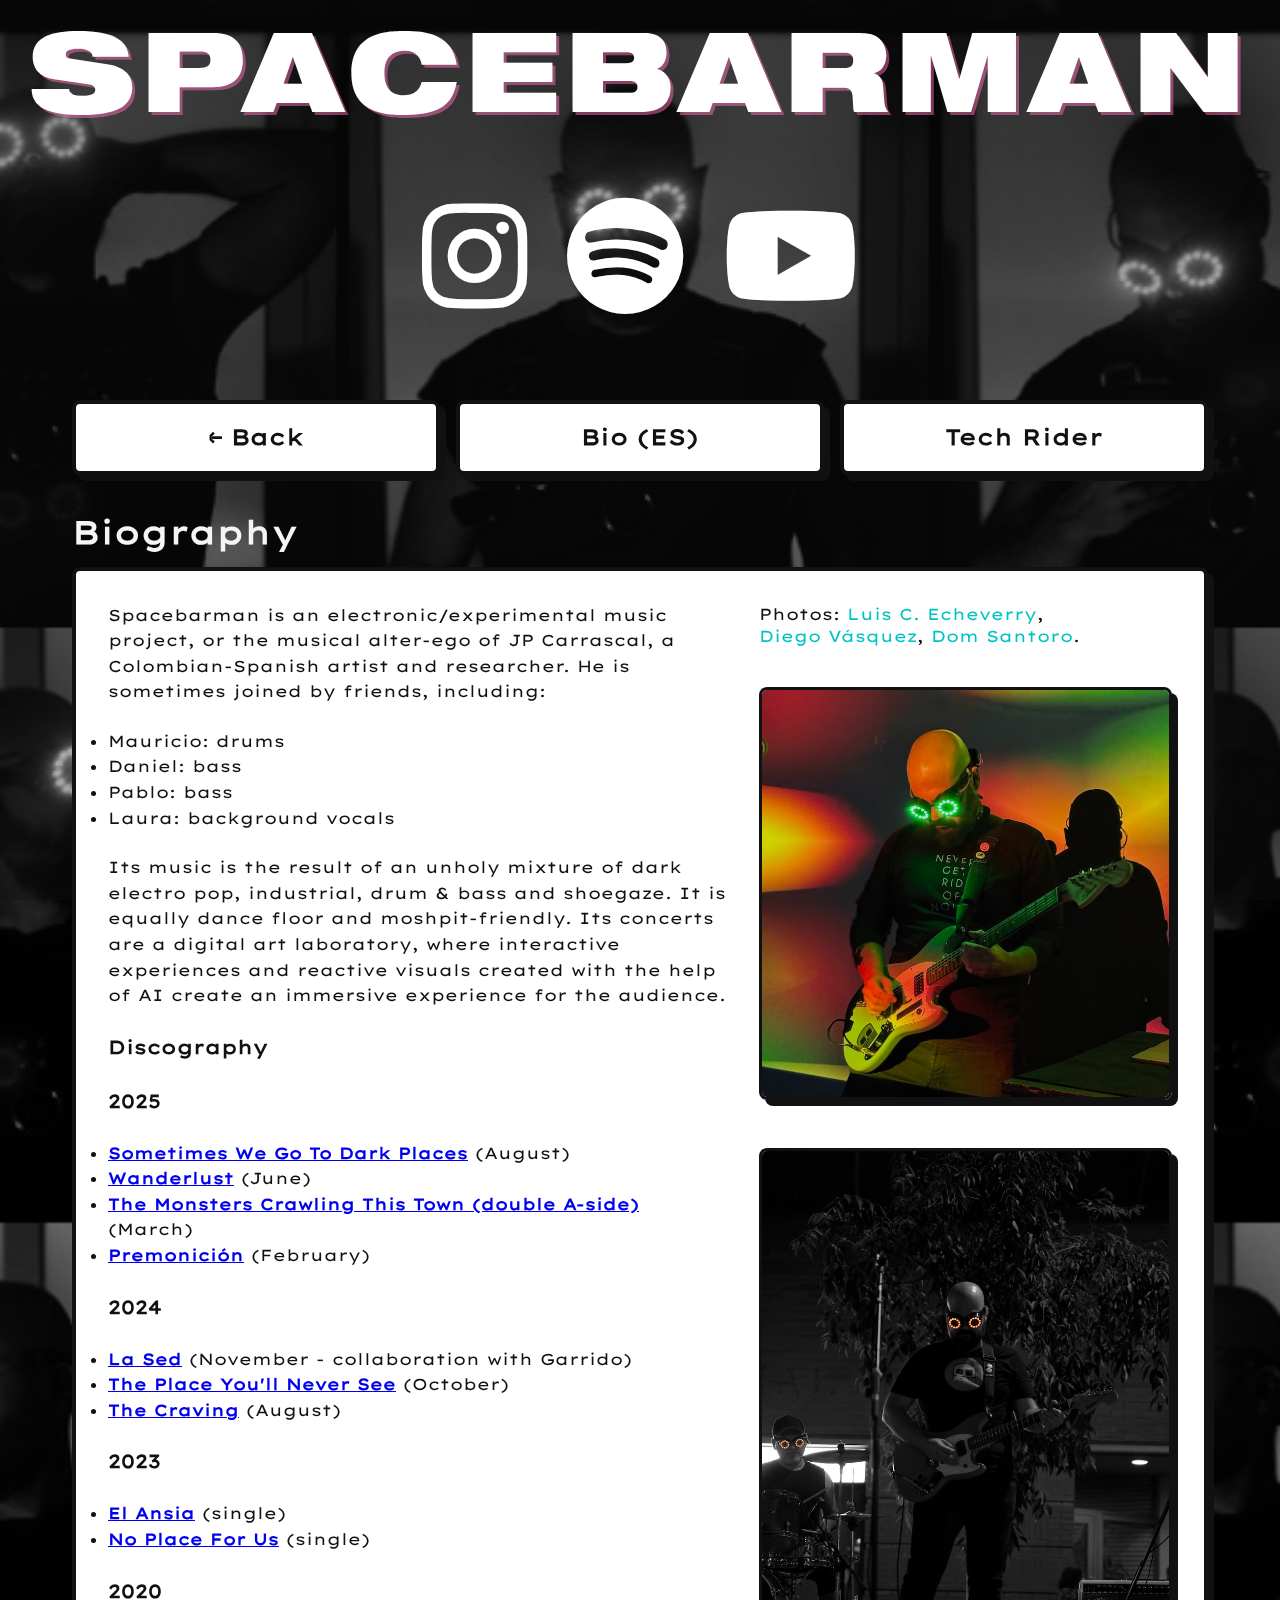
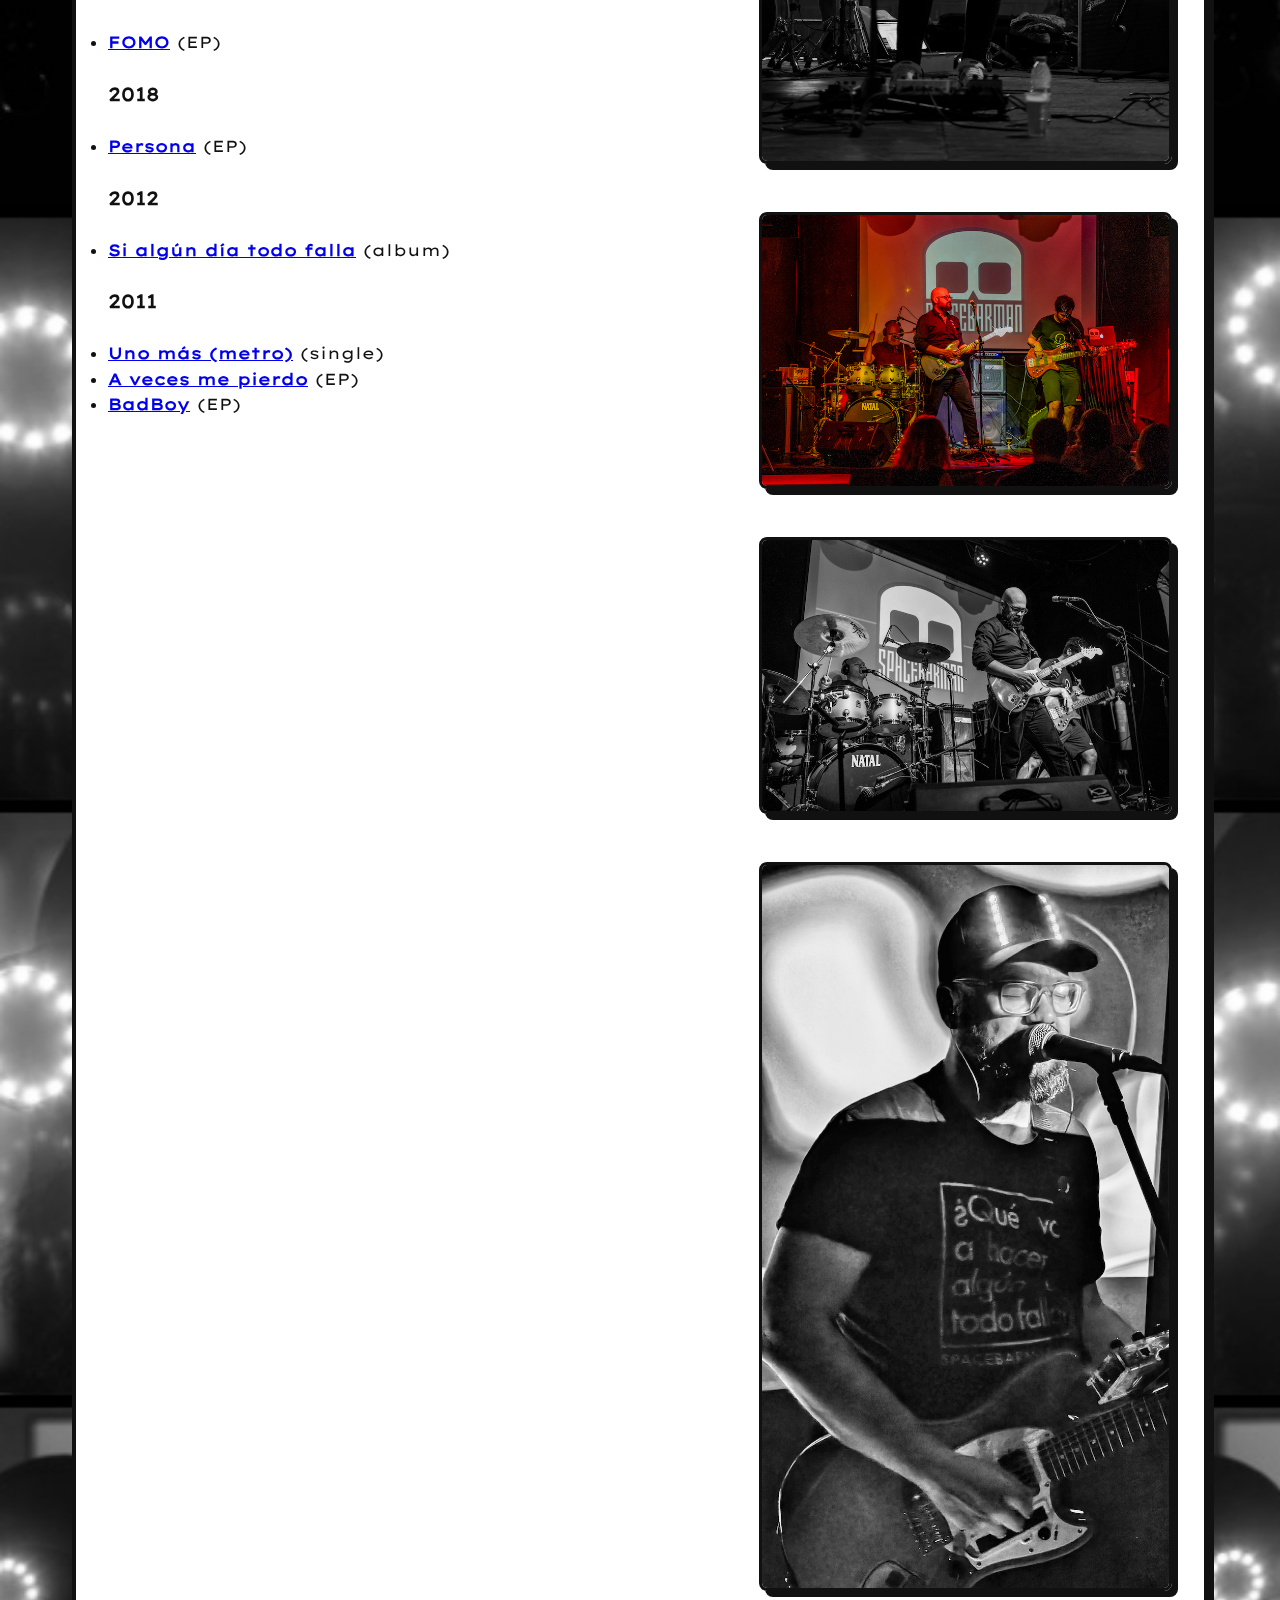
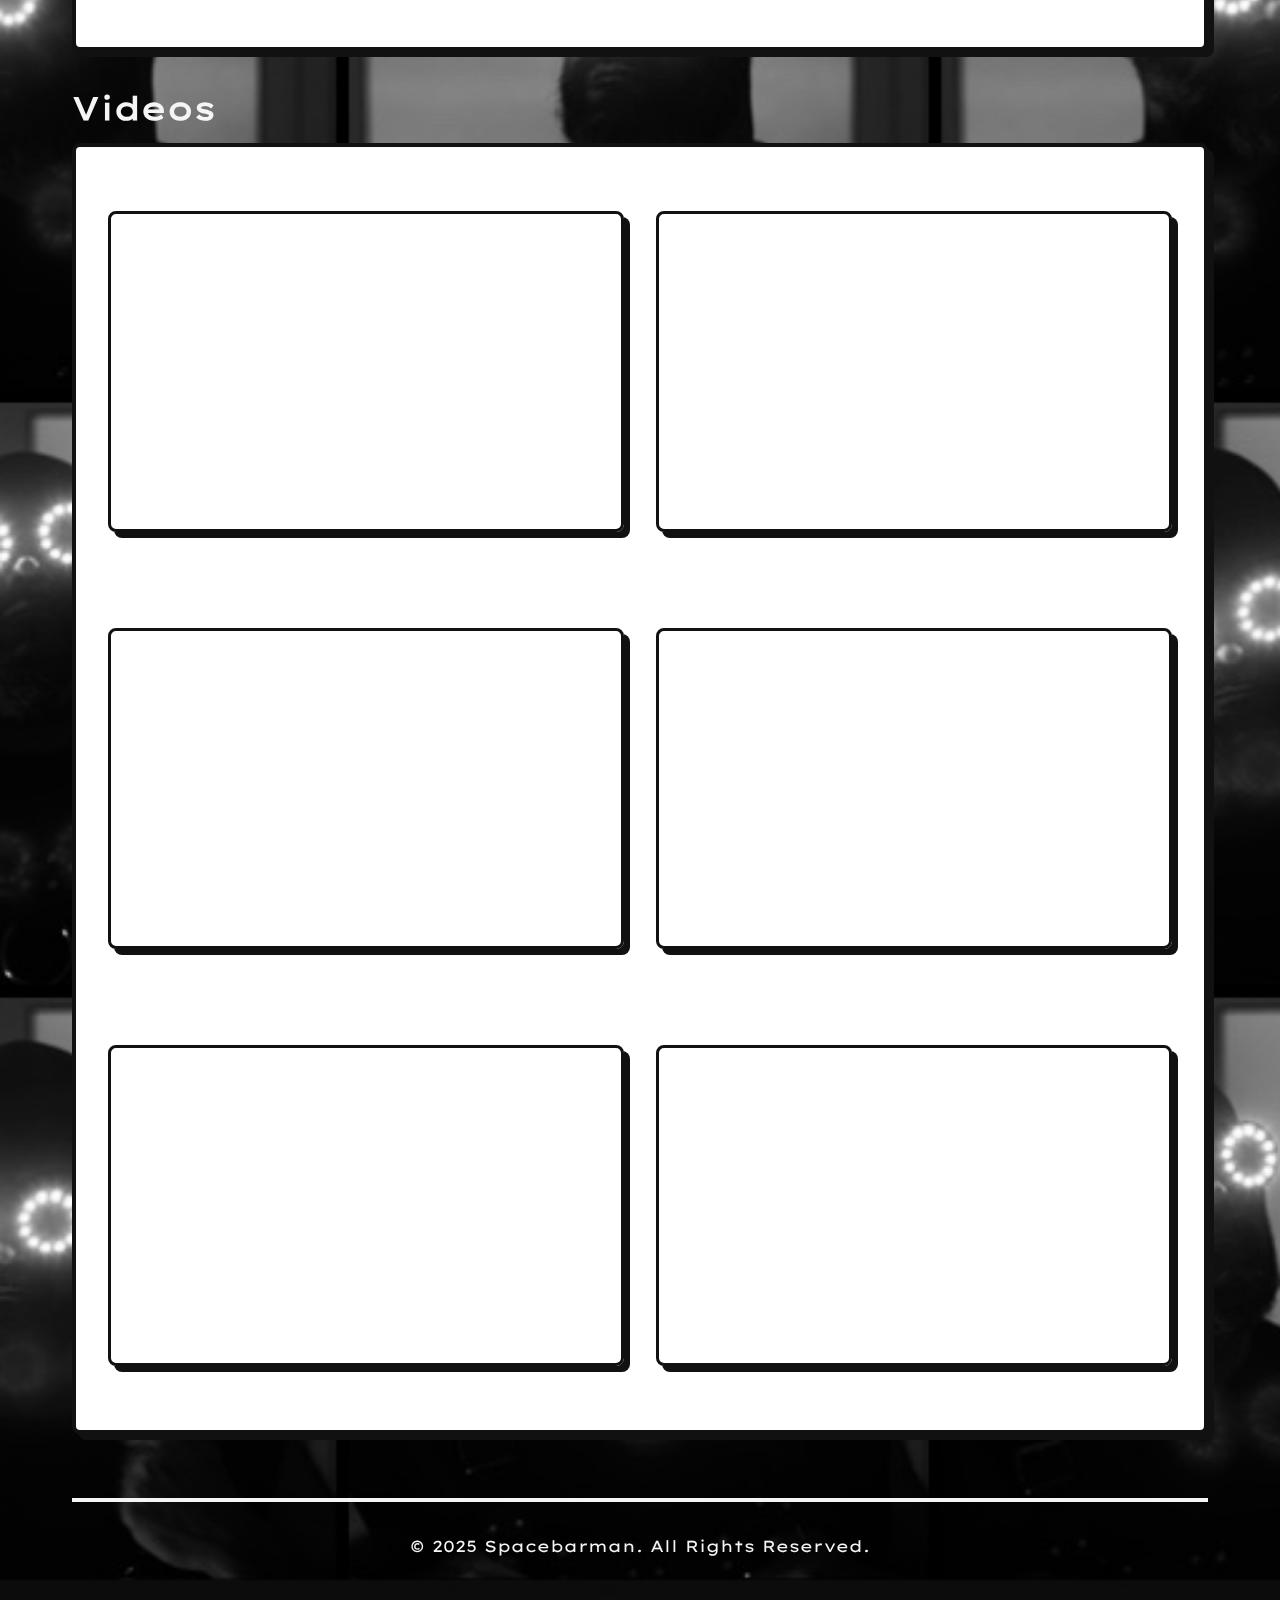
<file: docs/bio-en.html>
<!DOCTYPE html>
<html>
<head>
    <meta http-equiv="refresh" content="0; url=bio/">
    <title>Redirecting to Spacebarman Biography</title>
    <meta name="viewport" content="width=device-width, initial-scale=1">
    <meta name="description" content="Spacebarman is an electronic music project from Barcelona. Spacebarman es un projecto de música electrónica de Barcelona.">
    <meta property="og:title" content="Spacebarman - Biography" />
    <meta property="og:description" content="An electronic music project from Barcelona" />
    <meta property="og:url" content="https://www.spacebarman.com/bio/" />
    <meta property="og:image" content="https://www.spacebarman.com/images/spacebarman-logo.png" />
    
    <!-- Google tag (gtag.js) - Google Analytics 4 -->
    <script async src="https://www.googletagmanager.com/gtag/js?id=G-RLZFCJDSHT"></script>
    <script>
      window.dataLayer = window.dataLayer || [];
      function gtag(){dataLayer.push(arguments);}
      gtag('js', new Date());

      gtag('config', 'G-RLZFCJDSHT');
    </script>
</head>
<body>
    <p>If you are not redirected automatically, follow this <a href="bio/">link to the biography</a>.</p>
</body>
</html>

    <link rel="stylesheet" href="css/styles.css">
    <link rel="stylesheet" href="css/bio.css">
    <link rel="preconnect" href="https://fonts.googleapis.com">
    <link rel="preconnect" href="https://fonts.gstatic.com" crossorigin>
    <link href="https://fonts.googleapis.com/css2?family=Space+Mono:wght@400;700&display=swap" rel="stylesheet">
    <link rel="stylesheet" href="https://cdnjs.cloudflare.com/ajax/libs/font-awesome/6.4.0/css/all.min.css">
</head>
<body>

    <header class="band-header">
        <div class="logo-container">
            <a href="index.html" class="title-link">
                <h1 class="band-name">SPACEBARMAN</h1>
            </a>
        </div>
    </header>

    <div class="main-wrapper">

    
    <main class="container">

        <section class="links-section">
            <div class="header-social">
                <a href="https://instagram.com/spacebarman" target="_blank" class="header-icon"><i class="fab fa-instagram"></i></a>
                <a href="https://open.spotify.com/artist/1o8zzq05yXKrsdQUrMzZdc?si=lsfu21z_R3moUY6ddcKHRg" target="_blank" class="header-icon"><i class="fab fa-spotify"></i></a>
                <a href="https://youtube.com/spacebarmanvideo" target="_blank" class="header-icon"><i class="fab fa-youtube"></i></a>
            </div>
        </section>

        <div class="nav-buttons">
            <a href="index.html" class="brutalist-button back-button">← Back</a>
            <a href="bio-es.html" class="brutalist-button spanish">Bio (ES)</a>
            <a href="#" class="brutalist-button tech-rider-button">Tech Rider</a>
        </div>

        <section>
            <h2>Biography</h2>
            <div class="bio-content">
                <div class="bio-text-column">
                    <p>Spacebarman is the musical alter-ego of JP Carrascal, a Colombian-Spanish artist and researcher. Its music is the result of the unholy mixture of dark electro pop ala Depeche Mode or early Nine Inch Nails and shoegaze textures inherited from Ride or Jesus&Mary Chain (with some D&B flavor). It is equally dance floor and moshpit-friendly.</p>
                    
                    <h3>A little bit of history</h3>
                    
                    <p>Spacebarman started as a one-man-band in 2010, when JP, who had co-founded and performed in his native Colombia with La Fábrica (the band that brought for the first time big-bellied, cream-coloured computers and keyboards along with rock instruments to Colombian stages) moved to Barcelona. La Fábrica had shared the stage with the likes of Björk, Superlitio, Koyi-K-Utho, Carajo, and Volován, and had played in venues all over the country, including South America's largest free rock festival, Rock al Parque.</p>
                    
                    <p>Spacebarman launched a series of EPs and singles starting in 2011 (Bad Boy, A veces me pierdo, Uno más) that culminated in the release of the LP Si algún día todo falla ("If one day all else fails"), in December 2012. The album brings to the table a new sound, if compared to La Fábrica, with heavier use of fuzzy electric guitars, but keeping hypno-electronic foundation that characterized the pioneering Colombian band.</p>
                    
                    <p>In early 2018 the, still at this time, one-man-band launched Persona. The EP was stirred, but not shaken, by the sound and the experience of living and performing in the cradle of grunge, Seattle. Persona is the first exploration into the realm of the digital vs analog duality, not regarding the neverending which-media-sounds-better dilemma, but as an existential question framed by the emergence of social media addiction and artificial intelligence. This duality is best summarized in the EP's second song, One with the machine: "I'm one with The Machine, that's all I need. No need for medication, just let me be".</p>
                    
                    <p>In the summer of 2018, JP returns to Barcelona. For a few years, Spacebarman operates as a power trio, with the collaboration of musicians such as Mauricio Belalcázar (Santa Sangre, Julio Nava, Ángel Negro, and Amos y los Santos), Pablo Monroy (La Fábrica, Fuera de Quicio), and Daniel Rosero (Krönös, Legend Maker). The 2020 EP FOMO came out of this period. While the recording still relies heavily on sampling and synthesizers, its live version conjures a more rock-oriented, organic sound. Around this time, the band started to incorporate DIY lighting and noise-making devices, as well as interactive experiences involving the audience into their shows.</p>
                    
                    <p>In 2023 two singles are released, No Place For Us and El Ansia, each including live music as their b-sides. The latter (an indie-electronic-marries-techno-pop tune) is an announcement of a new period for the project, as in 2024 Spacebarman returns to its roots as solo job. Fun times will come soon!</p>
                </div>
                
                <div class="bio-photos-column">
                    <div class="photo-credits">
                        Photos:
                        <a href="https://instagram.com/luis_c_echeverry" target="_blank">Luis C. Echeverry</a>,
                        <a href="https://www.instagram.com/diegovasqueza/" target="_blank">Diego Vásquez</a>,
                        <a href="https://www.instagram.com/domsantoroviews/" target="_blank">Dom Santoro</a>.
                    </div>
                    <div class="band-photo">
                        <a href="images/Spacebarman-Girona-big.jpg" target="_blank">
                            <img src="images/Spacebarman-Girona-small.jpg" alt="Spacebarman Girona" width="100%">
                        </a>
                    </div>

                    <div class="band-photo">
                        <a href="images/Spacebarman-FutureEchoes.png" target="_blank">
                            <img src="images/Spacebarman-FutureEchoes-small.jpg" alt="Spacebarman Future Echoes" width="100%">
                        </a>
                    </div>
                    
                    <div class="band-photo">
                        <a href="images/Spacebarman-live-05-JP+M-big.jpg" target="_blank">
                            <img src="images/Spacebarman-live-05-JP+M-small.jpg" alt="Spacebarman live performance" width="100%">
                        </a>
                    </div>
                    
                    <div class="band-photo">
                        <a href="images/Spacebarman-live-01-big.jpg" target="_blank">
                            <img src="images/Spacebarman-live-01-small.jpg" alt="Spacebarman live performance" width="100%">
                        </a>
                    </div>
                    
                    <div class="band-photo">
                        <a href="images/Spacebarman-live-02-big.jpg" target="_blank">
                            <img src="images/Spacebarman-live-02-small.jpg" alt="Spacebarman band photo" width="100%">
                        </a>
                    </div>
                </div>
            </div>
        </section>

        <section>
            <h2>Videos</h2>
            <div class="videos-content">
                <div class="videos-column">
                    <div class="youtube-embed">
                        <iframe width="100%" height="315" src="https://www.youtube.com/embed/OIpO69P_XvA" frameborder="0" allow="accelerometer; autoplay; clipboard-write; encrypted-media; gyroscope; picture-in-picture" allowfullscreen></iframe>
                    </div>
                    <div class="youtube-embed">
                        <iframe width="100%" height="315" src="https://www.youtube.com/embed/gicKIgNJRDQ" frameborder="0" allow="accelerometer; autoplay; clipboard-write; encrypted-media; gyroscope; picture-in-picture" allowfullscreen></iframe>
                    </div>
                </div>
                
                <div class="videos-column">
                    <div class="youtube-embed">
                        <iframe width="100%" height="315" src="https://www.youtube.com/embed/PnYinu4TWZA" frameborder="0" allow="accelerometer; autoplay; clipboard-write; encrypted-media; gyroscope; picture-in-picture" allowfullscreen></iframe>
                    </div>
                    <div class="youtube-embed">
                        <iframe width="100%" height="315" src="https://www.youtube.com/embed/RmJJ2WoTrE8" frameborder="0" allow="accelerometer; autoplay; clipboard-write; encrypted-media; gyroscope; picture-in-picture" allowfullscreen></iframe>
                    </div>
                </div>
            </div>
        </section>

        <footer>
            <div class="footer-content">
                <p>&copy; 2025 Spacebarman. All Rights Reserved.</p>
            </div>
        </footer>
    </main>

    </div><!-- End main-wrapper -->
    
    <script src="js/script.js"></script>
</body>
</html>
</file>
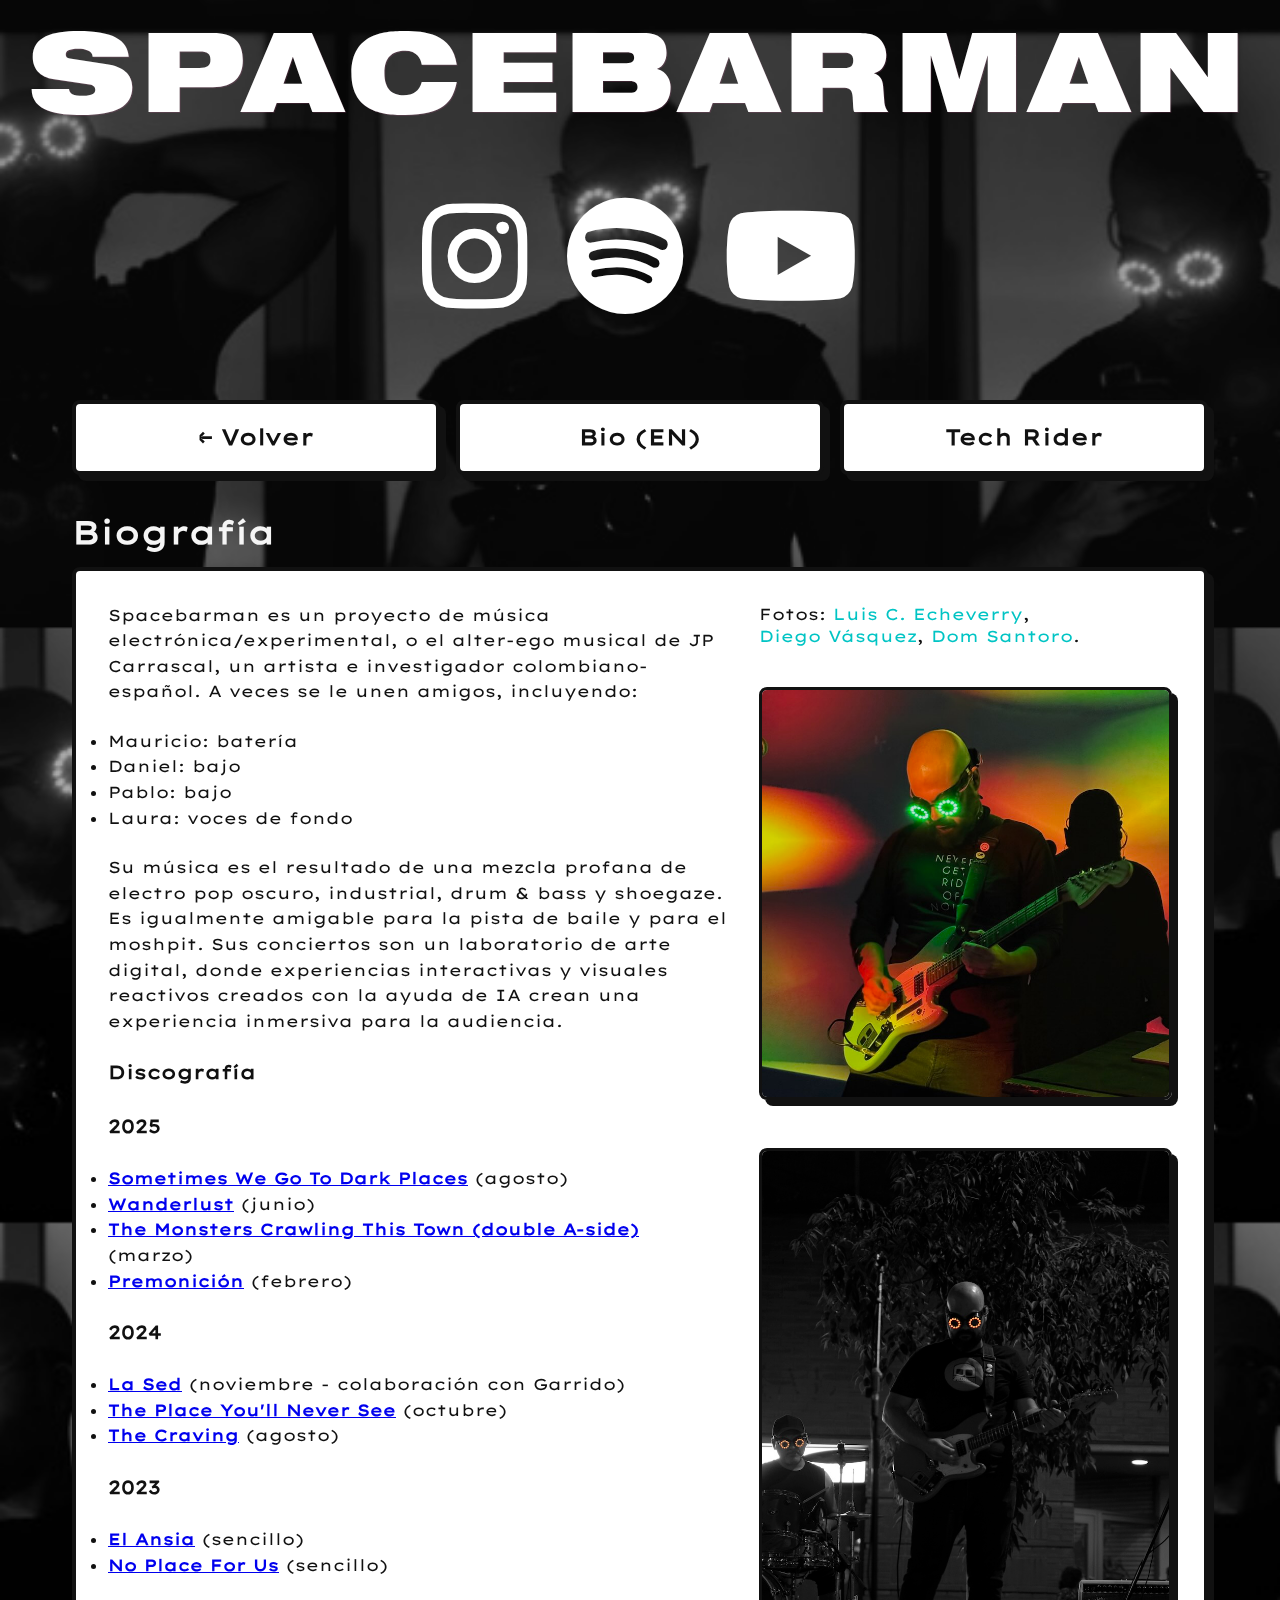
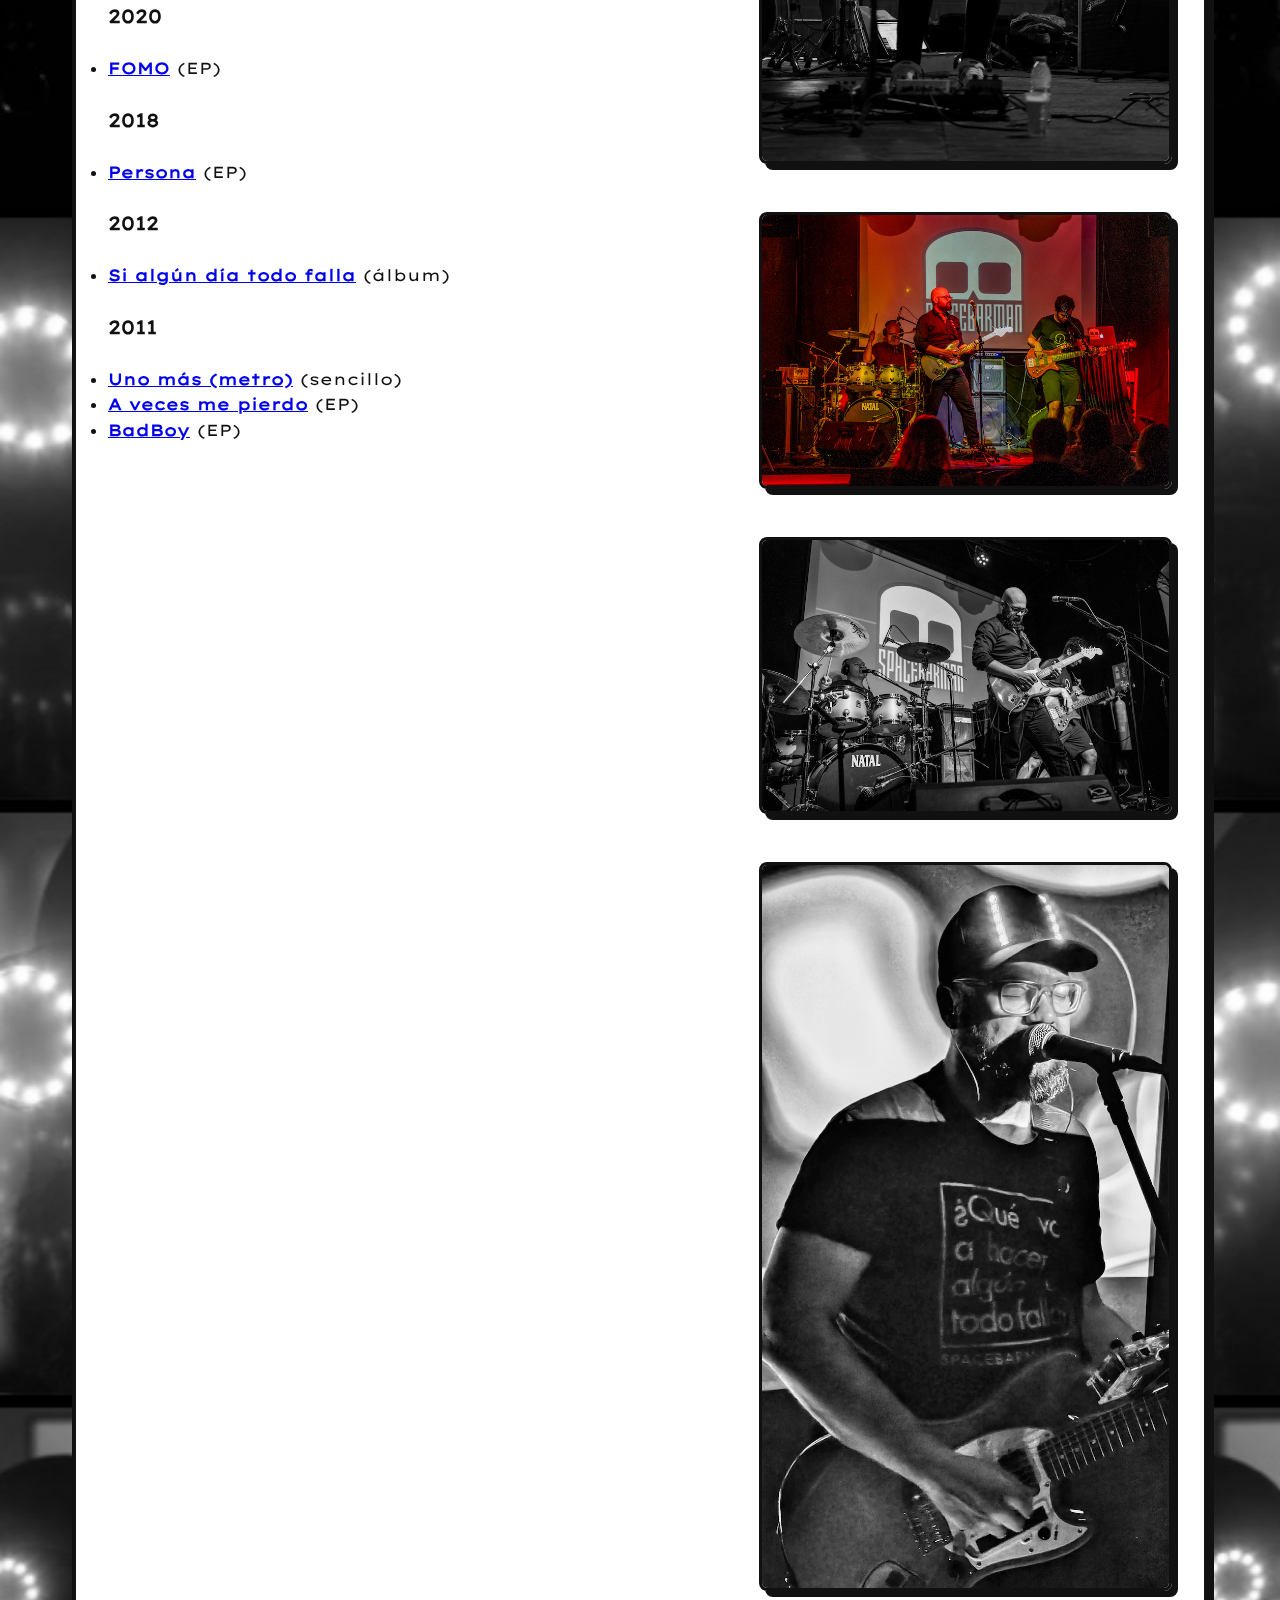
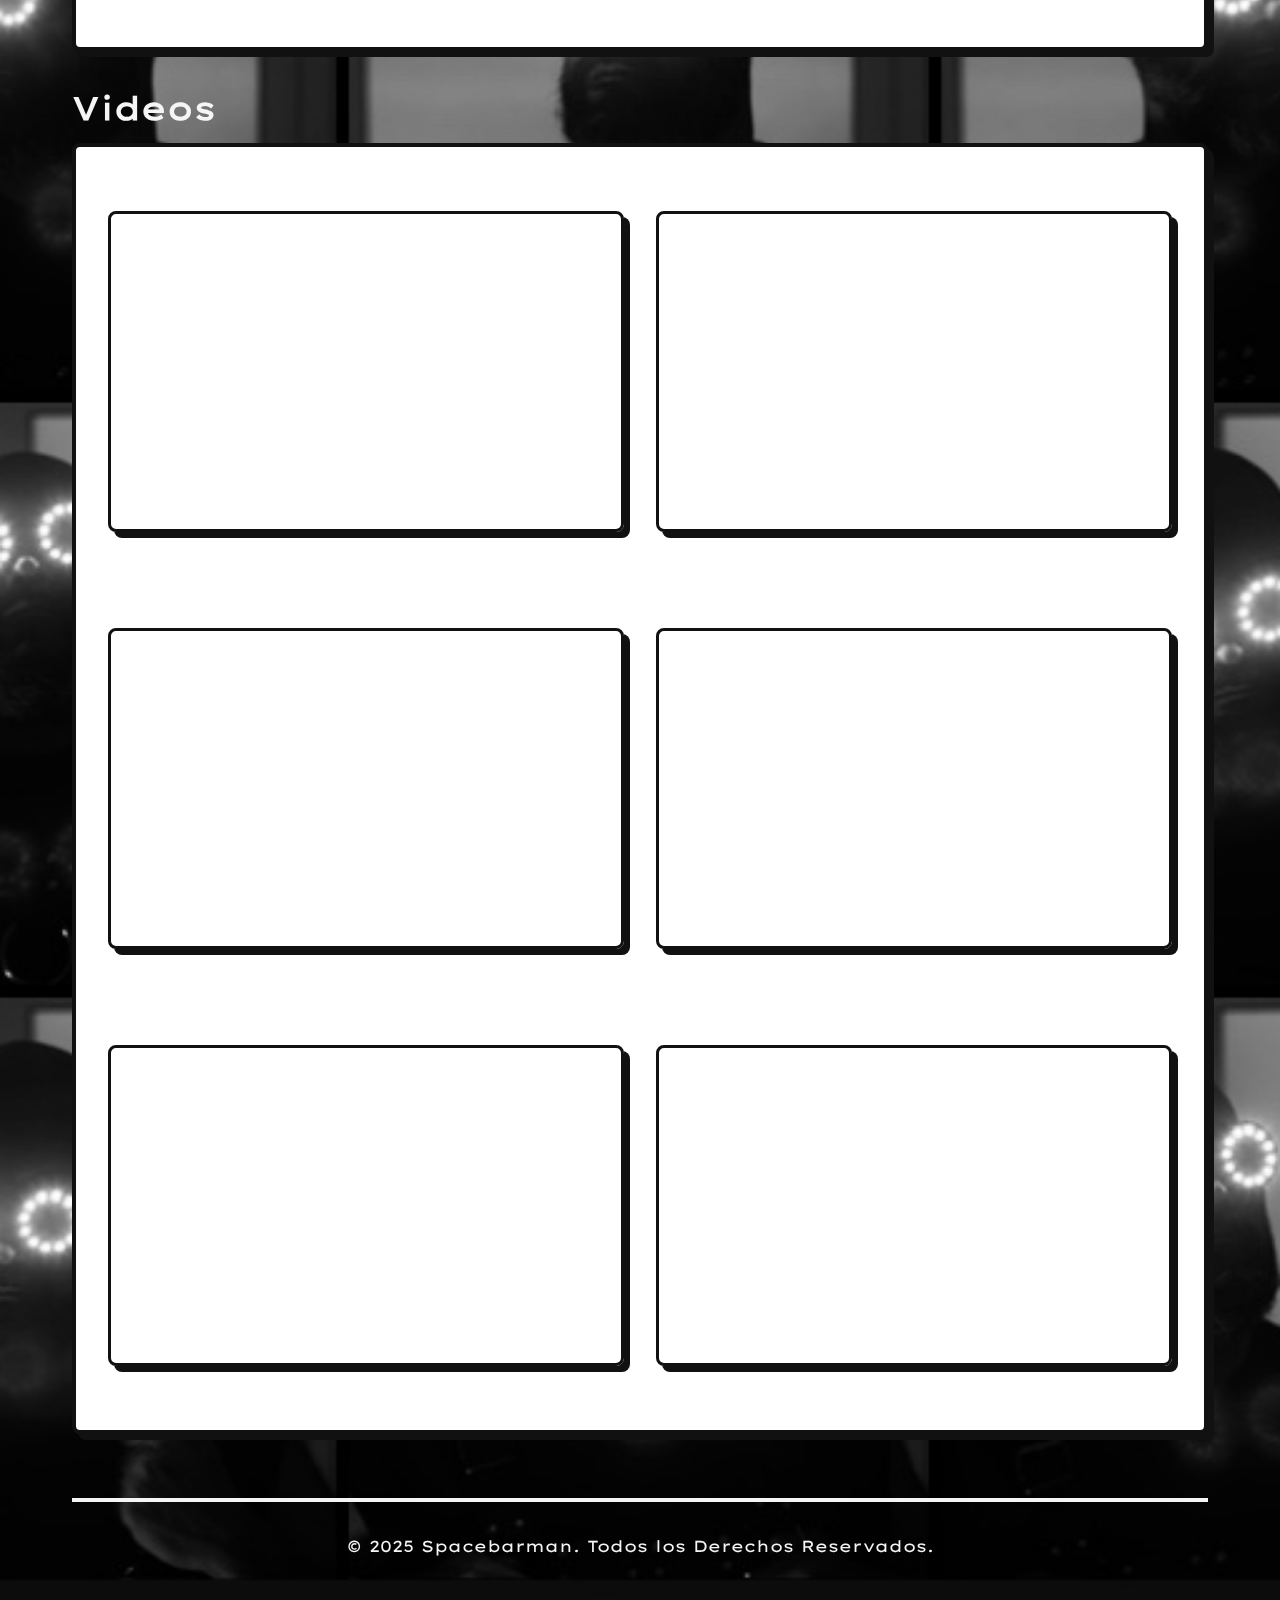
<file: docs/bio-es.html>
<!DOCTYPE html>
<html>
<head>
    <meta http-equiv="refresh" content="0; url=bio-es/">
    <title>Redireccionando a Biografia de Spacebarman</title>
    <meta name="viewport" content="width=device-width, initial-scale=1">
    <meta name="description" content="Spacebarman is an electronic music project from Barcelona. Spacebarman es un projecto de música electrónica de Barcelona.">
    <meta property="og:title" content="Spacebarman - Biografía" />
    <meta property="og:description" content="Un proyecto de música electrónica de Barcelona" />
    <meta property="og:url" content="https://www.spacebarman.com/bio-es/" />
    <meta property="og:image" content="https://www.spacebarman.com/images/spacebarman-logo.png" />
    
    <!-- Google tag (gtag.js) - Google Analytics 4 -->
    <script async src="https://www.googletagmanager.com/gtag/js?id=G-RLZFCJDSHT"></script>
    <script>
      window.dataLayer = window.dataLayer || [];
      function gtag(){dataLayer.push(arguments);}
      gtag('js', new Date());

      gtag('config', 'G-RLZFCJDSHT');
    </script>
</head>
<body>
    <p>Si no ha sido redireccionado automáticamente, siga este <a href="bio-es/">enlace a la biografía</a>.</p>
</body>
</html>

    <link rel="stylesheet" href="css/styles.css">
    <link rel="stylesheet" href="css/bio.css">
    <link rel="preconnect" href="https://fonts.googleapis.com">
    <link rel="preconnect" href="https://fonts.gstatic.com" crossorigin>
    <link href="https://fonts.googleapis.com/css2?family=Space+Mono:wght@400;700&display=swap" rel="stylesheet">
    <link rel="stylesheet" href="https://cdnjs.cloudflare.com/ajax/libs/font-awesome/6.4.0/css/all.min.css">
</head>
<body>

    <header class="band-header">
        <div class="logo-container">
            <a href="index.html" class="title-link">
                <h1 class="band-name">SPACEBARMAN</h1>
            </a>
        </div>
    </header>

    <div class="main-wrapper">

    
    <main class="container">

        <section class="links-section">
            <div class="header-social">
                <a href="https://instagram.com/spacebarman" target="_blank" class="header-icon"><i class="fab fa-instagram"></i></a>
                <a href="https://open.spotify.com/artist/1o8zzq05yXKrsdQUrMzZdc?si=lsfu21z_R3moUY6ddcKHRg" target="_blank" class="header-icon"><i class="fab fa-spotify"></i></a>
                <a href="https://youtube.com/spacebarmanvideo" target="_blank" class="header-icon"><i class="fab fa-youtube"></i></a>
            </div>
        </section>

        <div class="nav-buttons">
            <a href="index.html" class="brutalist-button back-button">← Volver</a>
            <a href="bio-en.html" class="brutalist-button bio">Bio (EN)</a>
            <a href="#" class="brutalist-button tech-rider-button">Tech Rider</a>
        </div>

        <section>
            <h2>Biografía</h2>
            <div class="bio-content">
                <div class="bio-text-column">
                    <p>Spacebarman es el alter-ego musical de JP Carrascal, un artista e investigador colombiano-español. Su música es el resultado de la mezcla profana del electro pop oscuro al estilo de Depeche Mode o los primeros Nine Inch Nails, y texturas shoegaze heredadas de Ride o Jesus & Mary Chain (con un toque de D&B). Es igualmente amigable para la pista de baile y para el moshpit.</p>
                    
                    <h3>Un poco de historia</h3>
                    
                    <p>Spacebarman comenzó como una banda de un solo hombre en 2010, cuando JP, quien había cofundado y actuado en su Colombia natal con La Fábrica (la banda que trajo por primera vez computadoras y teclados de color crema y de gran panza junto con instrumentos de rock a los escenarios colombianos) se mudó a Barcelona. La Fábrica había compartido escenario con artistas como Björk, Superlitio, Koyi-K-Utho, Carajo y Volován, y había tocado en lugares de todo el país, incluido el festival de rock gratuito más grande de Sudamérica, Rock al Parque.</p>
                    
                    <p>Spacebarman lanzó una serie de EPs y sencillos a partir de 2011 (Bad Boy, A veces me pierdo, Uno más) que culminó con el lanzamiento del LP Si algún día todo falla, en diciembre de 2012. El álbum trae a la mesa un nuevo sonido, si se compara con La Fábrica, con un uso más intenso de guitarras eléctricas distorsionadas, pero manteniendo la base hipno-electrónica que caracterizó a la pionera banda colombiana.</p>
                </div>
                
                <div class="bio-photos-column">
                    <div class="photo-credits">
                    Fotos:
                        <a href="https://instagram.com/luis_c_echeverry" target="_blank">Luis C. Echeverry</a>,
                        <a href="https://www.instagram.com/diegovasqueza/" target="_blank">Diego Vásquez</a>,
                        <a href="https://www.instagram.com/domsantoroviews/" target="_blank">Dom Santoro</a>.
                    </div>

                    <div class="band-photo">
                        <a href="images/Spacebarman-Girona-big.jpg" target="_blank">
                            <img src="images/Spacebarman-Girona-small.jpg" alt="Spacebarman Girona" width="100%">
                        </a>
                    </div>
                    
                    <div class="band-photo">
                        <a href="images/Spacebarman-live-05-JP+M-big.jpg" target="_blank">
                            <img src="images/Spacebarman-live-05-JP+M-small.jpg" alt="Spacebarman actuación en vivo" width="100%">
                        </a>
                    </div>
                    
                    <div class="band-photo">
                        <a href="images/Spacebarman-live-01-big.jpg" target="_blank">
                            <img src="images/Spacebarman-live-01-small.jpg" alt="Spacebarman actuación en vivo" width="100%">
                        </a>
                    </div>
                    
                    <div class="band-photo">
                        <a href="images/Spacebarman-live-02-big.jpg" target="_blank">
                            <img src="images/Spacebarman-live-02-small.jpg" alt="Spacebarman foto de la banda" width="100%">
                        </a>
                    </div>
                </div>
            </div>
        </section>

        <section>
            <h2>Videos</h2>
            <div class="videos-content">
                <div class="videos-column">
                    <div class="youtube-embed">
                        <iframe width="100%" height="315" src="https://www.youtube.com/embed/OIpO69P_XvA" frameborder="0" allow="accelerometer; autoplay; clipboard-write; encrypted-media; gyroscope; picture-in-picture" allowfullscreen></iframe>
                    </div>
                    <div class="youtube-embed">
                        <iframe width="100%" height="315" src="https://www.youtube.com/embed/gicKIgNJRDQ" frameborder="0" allow="accelerometer; autoplay; clipboard-write; encrypted-media; gyroscope; picture-in-picture" allowfullscreen></iframe>
                    </div>
                </div>
                
                <div class="videos-column">
                    <div class="youtube-embed">
                        <iframe width="100%" height="315" src="https://www.youtube.com/embed/PnYinu4TWZA" frameborder="0" allow="accelerometer; autoplay; clipboard-write; encrypted-media; gyroscope; picture-in-picture" allowfullscreen></iframe>
                    </div>
                    <div class="youtube-embed">
                        <iframe width="100%" height="315" src="https://www.youtube.com/embed/RmJJ2WoTrE8" frameborder="0" allow="accelerometer; autoplay; clipboard-write; encrypted-media; gyroscope; picture-in-picture" allowfullscreen></iframe>
                    </div>
                </div>
            </div>
        </section>

        <footer>
            <div class="footer-content">
                <p>&copy; 2025 Spacebarman. Todos los Derechos Reservados.</p>
            </div>
        </footer>
    </main>

    </div><!-- End main-wrapper -->
    
    <script src="js/script.js"></script>
</body>
</html>
</file>
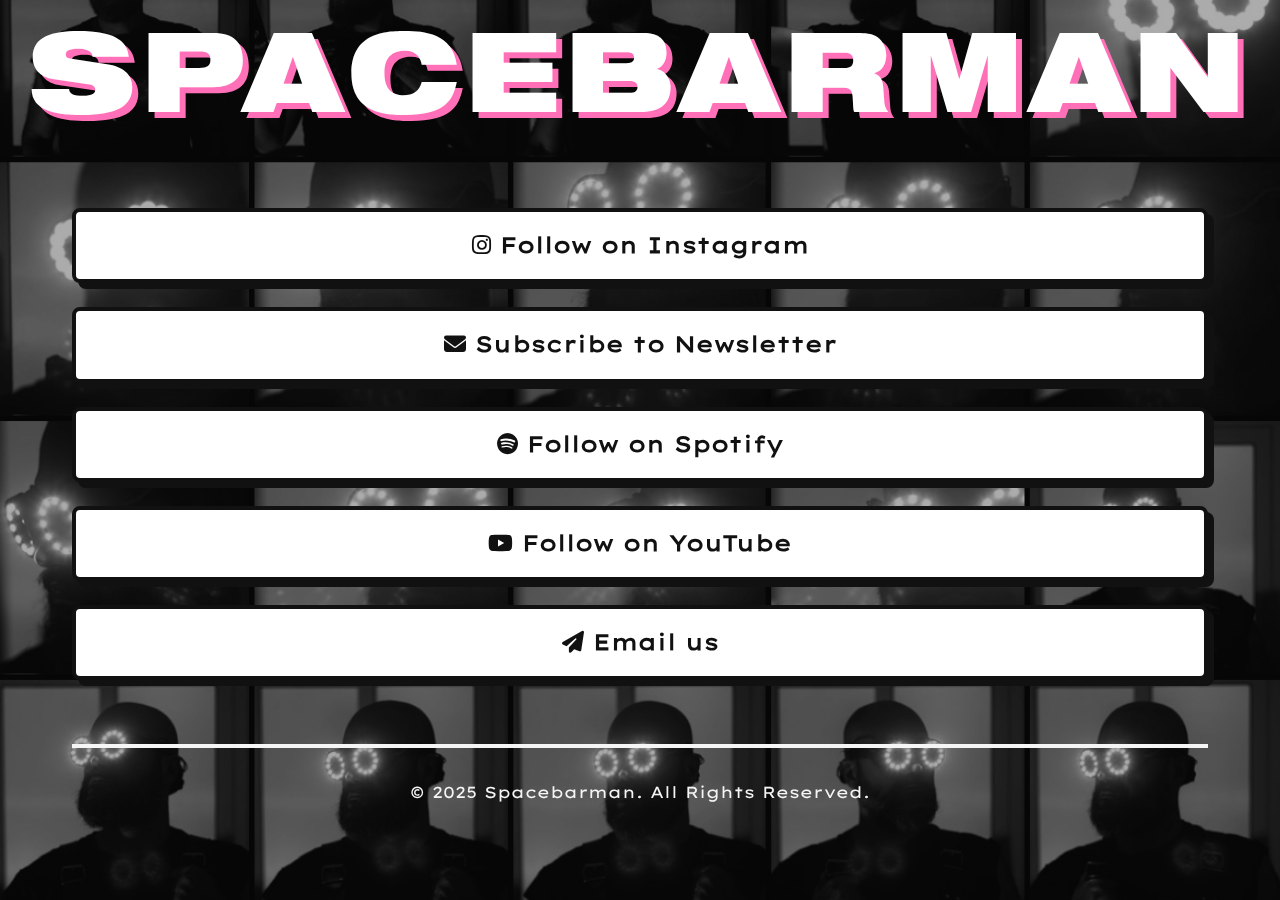
<file: docs/links.html>
<!DOCTYPE html>
<html lang="en">
<head>
    <!-- Google tag (gtag.js) - Google Analytics 4 -->
    <script async src="https://www.googletagmanager.com/gtag/js?id=G-RLZFCJDSHT"></script>
    <script>
      window.dataLayer = window.dataLayer || [];
      function gtag(){dataLayer.push(arguments);}
      gtag('js', new Date());

      gtag('config', 'G-RLZFCJDSHT', {
        debug_mode: true  // Remove this line after testing
      });
    </script>

    <meta http-equiv="Content-Type" content="text/html; charset=utf-8" />
    <!-- <meta name="viewport" content="width=device-width, initial-scale=1.0, minimum-scale=1.0, user-scalable=no" />  -->
    <meta name="viewport" content="width=device-width, initial-scale=1">
    <meta name="description" content="Spacebarman is an electronic music project from Barcelona. Spacebarman es un projecto de música electrónica de Barcelona.">
    <meta name="apple-mobile-web-app-capable" content="yes" />

    <title>Spacebarman: electronic / shoegaze / post-punk / dnb from Barcelona</title>
    <meta property="og:title" content="Spacebarman" />
    <meta property="og:description" content="An electronic music project from Barcelona" />
    <meta property="og:url" content="https://www.spacebarman.com/" />
    <meta property="og:image" content="https://www.spacebarman.com/images/spacebarman-logo.png" />

    <link rel="stylesheet" href="css/styles.css">
    <link rel="preconnect" href="https://fonts.googleapis.com">
    <link rel="preconnect" href="https://fonts.gstatic.com" crossorigin>
    <link href="https://fonts.googleapis.com/css2?family=Space+Mono:wght@400;700&display=swap" rel="stylesheet">
    <link rel="stylesheet" href="https://cdnjs.cloudflare.com/ajax/libs/font-awesome/6.4.0/css/all.min.css">
</head>
<body class="index-page">

    <header class="band-header">
        <div class="logo-container">
            <a href="index.html" class="title-link">
                <h1 class="band-name">SPACEBARMAN</h1>
            </a>
            <!--
            <div class="photo-container">
                <img class="spacebarman-photo" src="images/Spacebarman-solo-purple.jpg" alt="Spacebarman Logo" />
            </div>
            -->
        </div>
    </header>

    <div class="main-wrapper">

    
    <main class="container">

        <section class="about">
            <h1>Spacebarman</h1>
            Spacebarman is an electronic music project from Barcelona.<br/>
            Spacebarman es un proyecto de música electrónica de Barcelona.
            </span>
        </section>
        
        <section class="links-section"></section>
            <div class="button-row">
                <a href="https://instagram.com/spacebarman" target="_blank" class="brutalist-button instagram">
                    <i class="fab fa-instagram"></i> Follow on Instagram
                </a>
            </div>

            <div class="button-row">
                <a href="https://spacebarman.us21.list-manage.com/subscribe?u=eebe2ae40abe6e1bfafe680d8&id=8652641ff4" target="_blank" class="brutalist-button subscribe">
                    <i class="fas fa-envelope"></i> Subscribe to Newsletter
                </a>
            </div>

            <div class="button-row">
                <a href="https://open.spotify.com/artist/1o8zzq05yXKrsdQUrMzZdc?si=lsfu21z_R3moUY6ddcKHRg" target="_blank" class="brutalist-button spotify">
                    <i class="fab fa-spotify"></i> Follow on Spotify
                </a>
            </div>

            <div class="button-row">
                <a href="https://youtube.com/spacebarmanvideo?sub_confirmation=1" target="_blank" class="brutalist-button youtube">
                    <i class="fab fa-youtube"></i> Follow on YouTube
                </a>
            </div>

            <div class="button-row">
                <a href="mailto:info@spacebarman.com" class="brutalist-button" target="_blank">
                    <i class="fas fa-paper-plane"></i> Email us
                </a>
            </div>
        </section>

        <footer>
            <div class="footer-content">
                <!---
                <div class="footer-social">
                    <a href="https://instagram.com/spacebarman" class="footer-icon"><i class="fab fa-instagram"></i></a>
                    <a href="https://facebook.com/spacebarman" class="footer-icon"><i class="fab fa-facebook"></i></a>
                    <a href="https://youtube.com/spacebarmanvideo" class="footer-icon"><i class="fab fa-youtube"></i></a>
                </div>
                -->
                <p>&copy; 2025 Spacebarman. All Rights Reserved.</p>
            </div>
        </footer>
    </main>

    </div><!-- End main-wrapper -->
    
    <script src="js/script.js"></script>
</body>
</html>
</file>
<file: docs/css/styles.css>
:root {
    --light-magenta: #FF70B8;
    --dark-cyan: #00c4c4;
    --black: #111111;
    --white: #F5F5F5;
    --shadow-offset-x: 6px;
    --shadow-offset-y: 6px;
}

/* Custom Font Declaration */
@font-face {
    font-family: 'HelveticaNeueLTPro-BlkEx';
    src: url('HelveticaNeueLTPro-BlkEx.otf') format('opentype');
    font-weight: normal;
    font-style: normal;
    font-display: swap;
}

@font-face {
    font-family: 'Lexend Mega';
    src: url('LexendMega-Regular.ttf') format('truetype');
    font-weight: normal;
    font-style: normal;
}

* {
    margin: 0;
    padding: 0;
    box-sizing: border-box;
}

body {
    font-family: 'Lexend Mega', 'Space Mono', monospace;
    background-color: var(--black);
    color: var(--black);
    line-height: 1.6;
    margin: 0;
    padding: 0;
    overflow-x: hidden; /* Prevent horizontal scrolling */
}

/* Site-wide JP-multi background & theme for /docs pages */
body {
    background-image: url('../images/JP-multi.jpg');
    background-size: cover !important;
    -webkit-background-size: cover !important;
    -moz-background-size: cover !important;
    -o-background-size: cover !important;
    background-position: center center !important;
    background-repeat: no-repeat !important;
    background-attachment: scroll;
}

body::before {
    content: '';
    position: fixed;
    inset: 0;
    background: rgba(17,17,17,0.35);
    z-index: 0;
    pointer-events: none;
}

/* Ensure header and main content sit above the overlay */
.band-header,
.main-wrapper,
.container {
    position: relative;
    z-index: 1;
}

/* Make the site title white with a permanent black shadow */
.band-name {
    color: #ffffff !important;
    background: transparent !important;
}

/* Make all buttons use black text/icons by default on the site */
.brutalist-button {
    color: var(--black) !important;
}
.brutalist-button i {
    color: var(--black) !important;
}

.main-wrapper {
    margin: 0;
    width: 100%;
}

.container {
/*    border: 4px solid var(--black);
    box-shadow: var(--shadow-offset-x) var(--shadow-offset-y) 0 var(--black);
    */
    max-width: 1200px;
    margin: 0 auto;
    padding: 2rem 2rem;
    position: relative;
}

/* Brutalist Headers */
.band-header {
    margin-bottom: 3rem;
    text-align: center;
    width: 100%;
    position: relative;
    margin: 0;
    margin-bottom: -3rem;
    overflow: hidden;
    box-sizing: border-box;
}

.logo-container {
    display: flex;
    flex-direction: column;
    justify-content: center;
    align-items: center;
    width: 100%;
    padding: 0;
    overflow: hidden;
    max-width: 100%;
}

.spacebarman-photo {
    filter: hue-rotate(30deg);
    animation: rainbow 4s steps(36) infinite;
    -webkit-animation: rainbow 4s steps(36) infinite;
    width: 10vw;
    height: auto;
    border-radius: 8px;
    box-shadow: var(--shadow-offset-x) var(--shadow-offset-y) 0 var(--white);
}

.title-link {
    text-decoration: none;
    color: inherit;
    display: inline-block;
    width: 100%;
}

.band-name {
    font-family: 'HelveticaNeueLTPro-BlkEx', sans-serif;
    /*font-size: 6.5rem;*/
    font-size: 8.6vw;
    font-weight: normal;
    color: var(--black);
    text-shadow: none; /* No shadow by default */
    letter-spacing: 0.05em; /* Adding spacing between letters */
    margin: 0;
    padding: 0;
    width: 100%;
    box-sizing: border-box;
    text-transform: uppercase;
    display: block;
    text-align: center;
    white-space: nowrap; /* Prevent unwanted line breaks */
    transition: text-shadow 0.3s ease; /* Smooth transition for the shadow effect */
}

.band-name:hover {
    text-shadow: var(--shadow-offset-x) var(--shadow-offset-y) 0 var(--light-magenta);
}

.title-letter {
    display: inline-block;
}

h2 {
    font-size: 2rem;
    display: inline-block;
    padding-bottom: 0.5rem;
}

/* Button Layout */
.links-section {
    margin-bottom: 3rem;
}

.button-row {
    display: flex;
    gap: 1.5rem;
    margin-bottom: 1.5rem;
    justify-content: center;
}

.brutalist-button {
    display: inline-block;
    flex: 1;
    padding: 1rem 1.5rem;
    background-color: white;
    color: var(--black);
    text-decoration: none;
    font-weight: bold;
    font-size: 1.375rem; /* Increased by 25% from 1.1rem */
    border: 4px solid var(--black);
    box-shadow: var(--shadow-offset-x) var(--shadow-offset-y) 0 var(--black);
    transition: box-shadow 0.2s, background-color 0.2s, color 0.2s, top 0.2s, left 0.2s;
    text-align: center;
    border-radius: 8px;
    position: relative;
    top: 0;
    left: 0;
    min-width: 140px;
}

.brutalist-button:hover {
    box-shadow: calc(var(--shadow-offset-x) + 2px) calc(var(--shadow-offset-y) + 2px) 0 var(--black);
    top: -2px;
    left: -2px;
    transform: rotateZ(0.3deg);
}

.brutalist-button:active {
    box-shadow: calc(var(--shadow-offset-x) - 2px) calc(var(--shadow-offset-y) - 2px) 0 var(--black);
    top: 2px;
    left: 2px;
}

/* Social Buttons */
.spotify {
    color: #1DB954;
}
.spotify:hover {
    background-color: var(--light-magenta);
    color: white;
}

.youtube {
    color: var(--light-magenta);
}
.youtube:hover {
    background-color: var(--light-magenta);
    color: white;
}

.instagram {
    color: var(--light-magenta);
}

.instagram:hover {
    background-color: var(--light-magenta);
}

.facebook {
    color: var(--light-magenta);
}
.facebook:hover {
    background-color: var(--light-magenta);
    color: white;
}

.bandcamp {
    color: var(--light-magenta);
}
.bandcamp:hover {
    background-color: var(--light-magenta);
    color: white;
}

.soundcloud {
    color: var(--light-magenta);
}
.soundcloud:hover {
    background-color: var(--light-magenta);
    color: white;
}

.merch {
    color: var(--light-magenta);
}
.merch:hover {
    background-color: var(--light-magenta);
    color: white;
}

.bio {
    color: var(--dark-cyan);
}
.bio:hover {
    background-color: var(--light-magenta);
    color: white;
}

.subscribe {
    color: var(--light-magenta);
}
.subscribe:hover {
    background-color: var(--light-magenta);
    color: white;
}

/* Language Buttons */
.language-buttons {
    display: flex;
    gap: 1.5rem;
    margin-bottom: 3rem;
}

.language-button {
    background-color: white;
    color: var(--light-magenta);
    padding: 1rem 2rem;
    text-decoration: none;
    font-weight: bold;
    font-size: 1.375rem; /* Increased by 25% to match other buttons */
    border: 4px solid var(--black);
    box-shadow: var(--shadow-offset-x) var(--shadow-offset-y) 0 var(--black);
    transition: box-shadow 0.2s, background-color 0.2s, color 0.2s, top 0.2s, left 0.2s;
    border-radius: 8px;
    position: relative;
    top: 0;
    left: 0;
}

.language-button:hover {
    box-shadow: calc(var(--shadow-offset-x) + 2px) calc(var(--shadow-offset-y) + 2px) 0 var(--black);
    background-color: var(--light-magenta);
    color: white;
    top: -2px;
    left: -2px;
}

.language-button:active {
    box-shadow: calc(var(--shadow-offset-x) - 2px) calc(var(--shadow-offset-y) - 2px) 0 var(--black);
    top: 2px;
    left: 2px;
}

.spanish {
    color: var(--dark-cyan);
}
.spanish:hover {
    background-color: var(--dark-cyan);
    color: white;
}

/* Latest Release Section */
.news {
    display: none;
}

.news-card {
    display: flex;
    flex-direction: row;
    align-items: center;
    justify-content: center;
    background-color: var(--white);
    padding: 2rem;
    border: 4px solid var(--black);
    box-shadow: var(--shadow-offset-x) var(--shadow-offset-y) 0 var(--black);
    border-radius: 8px;
}

/* Video mode styling for YouTube embeds */
.news-card.video-mode {
    flex-direction: column;
    padding: 0;
    background-color: transparent;
    border: none;
    box-shadow: none;
}

.news-card.video-mode iframe {
    height: 400px;
}

/* Mobile responsive video height */
@media (max-width: 768px) {
    .news-card.video-mode iframe {
        height: calc(100vw * 9 / 16);
        max-height: 300px;
    }
}

.news-card-art-info {
    display: flex;
    flex-direction: column;
    align-items: center;
    justify-content: center;
    gap: 2rem;
}

.news-image-container {
    width: 200px;
    height: 200px;
    margin-right: 2rem;
    overflow: hidden;
    background-color: var(--light-magenta);
    border: 4px solid var(--black);
    border-radius: 8px;
    /* Add a placeholder pattern */
    background-image: 
        linear-gradient(45deg, var(--light-magenta) 25%, transparent 25%), 
        linear-gradient(-45deg, var(--light-magenta) 25%, transparent 25%),
        linear-gradient(45deg, transparent 75%, var(--light-magenta) 75%),
        linear-gradient(-45deg, transparent 75%, var(--light-magenta) 75%);
    background-size: 20px 20px;
    background-position: 0 0, 0 10px, 10px -10px, -10px 0px;
    background-color: var(--dark-cyan);
    /* Removed transition and hover effects */
}

.about {
    height: 0;
    color: transparent;
}

.news-image {
    width: 100%;
    height: 100%;
    object-fit: cover;
}

.news-text h3 {
    font-size: 1.5rem;
    margin-bottom: 0.5rem;
}

.news-text p {
    margin-bottom: 0.8rem;
    line-height: 1.4;
}

.news-cta {
    margin-top: 1rem;
    background-color: var(--light-magenta);
    color: white;
}

.news-cta:hover {
    color: var(--dark-cyan);
    background-color: white;
}

/* Footer */
footer {
    color: var(--white);
    margin-top: 4rem;
    padding-top: 2rem;
    border-top: 4px solid var(--white);
    text-align: center;
    width: 100%;
    box-sizing: border-box;
}

.footer-content {
    display: flex;
    flex-direction: column;
    align-items: center;
    gap: 1rem;
}

.header-social {
    display: flex;
    justify-content: center;
    align-items: center;
    gap: 2rem;  /* Return to original gap */
    margin-bottom: 1rem;  /* Add some margin but less on mobile */
}

/* Apply larger spacing only on desktop */
@media (min-width: 768px) {
    .header-social {
        gap: 2.5rem;
        margin-bottom: 1.5rem;
    }
}


.footer-social {
    display: flex;
    gap: 1.5rem;
    margin-bottom: 1rem;
}

.footer-icon {
    font-size: 1.5rem;
    color: var(--black);
    transition: color 0.2s, transform 0.2s;
}

.header-icon {
    font-size: 6rem;  /* Increased by 50% from 4rem */
    color: white;
    transition: color 0.2s, transform 0.2s;
}

/* Make icons larger on desktop only */
@media (min-width: 768px) {
    .header-icon {
        font-size: 7.5rem;  /* Increased by 50% from 5rem */
    }
}

.footer-icon:hover, .header-icon:hover {
    color: var(--light-magenta);
    transform: scale(1.2);  /* Return to original scale */
}

.instagram-inverted, .spotify-inverted, .youtube-inverted {
    display: inline-block;
    flex: 1;
    padding: 1rem 1.5rem;
    background-color: var(--light-magenta);
    color: white;
    text-decoration: none;
    font-weight: bold;
    font-size: 1.375rem;
    border: 4px solid var(--black);
    box-shadow: var(--shadow-offset-x) var(--shadow-offset-y) 0 var(--black);
    transition: box-shadow 0.2s, background-color 0.2s, color 0.2s, top 0.2s, left 0.2s;
    text-align: center;
    border-radius: 8px;
    position: relative;
    top: 0;
    left: 0;
    min-width: 140px;
}

.instagram-inverted:hover, .spotify-inverted:hover, .youtube-inverted:hover {
    background-color: white;
    color: var(--light-magenta);
    box-shadow: calc(var(--shadow-offset-x) + 2px) calc(var(--shadow-offset-y) + 2px) 0 var(--black);
    top: -2px;
    left: -2px;
    transform: rotateZ(0.3deg);
}

.instagram-inverted:active, .spotify-inverted:active, .youtube-inverted:active {
    box-shadow: calc(var(--shadow-offset-x) - 2px) calc(var(--shadow-offset-y) - 2px) 0 var(--black);
    top: 2px;
    left: 2px;
}

/* Apply enhanced hover effect only on desktop */
@media (min-width: 768px) {
    .footer-icon:hover, .header-icon:hover {
        transform: scale(1.25);
    }
}

/* ------------------------
   Page-specific overrides
   ------------------------ */

/* Links landing page */
body.links-page .links-landing {
    position: relative;
    min-height: 100vh;
    padding-top: calc(1.5rem + env(safe-area-inset-top, 0px));
}
body.links-page .container {
    padding: 1.5rem;
}
body.links-page .brutalist-button {
    display: block;
    width: 100%;
    margin-bottom: 0.9rem;
    color: var(--black) !important;
}
body.links-page .brutalist-button i {
    margin-right: 0.6rem;
    color: var(--black) !important;
}
body.links-page .news-card { display:flex; gap:1rem; align-items:center; }
body.links-page .news-image { max-width: 80px; height: auto; border-radius:6px; }
body.links-page .news-text h2 { font-size: 1.1rem; margin-bottom: 0.2rem; }
body.links-page .news-text p { font-size: 0.95rem; margin:0; }

@media (max-width: 480px) {
    body.links-page { padding-top: 1rem; }
    body.links-page .logo-container .band-name { font-size: 1.8rem; }
}

/* End page-specific overrides */

/* Media Queries */
@media (max-width: 1200px) {

}

@media (max-width: 992px) {

}

@media (max-width: 768px) {
    .band-name {
        letter-spacing: 0.015em;
        padding: 0.8rem 0;
    }
    
    .button-row {
        flex-direction: column;
        gap: 1rem;
    }
    
    .brutalist-button {
        width: 100%;
        font-size: 1.3rem; /* Slightly smaller on tablets */
        padding: .5rem 1.5rem;
    }
    
    .language-button {
        font-size: 1.3rem; /* Slightly smaller on tablets */
    }

    .news-card-art-info {
        flex-direction: column;
        align-items: center;
    }

    .news-image-container {
        display: none;
    }
    
    .news-card {
        padding: 1rem;
        flex-direction: column;
        align-items: center;
        text-align: center;
    }
}

@media (max-width: 576px) {
    .band-name {
        
        letter-spacing: 0.01em;
        word-spacing: 0.03em;
    }
}

@media (max-width: 480px) {
    .band-name {
        
        letter-spacing: 0.005em;
        word-spacing: 0.01em;
    }
    
    .band-name:hover {
        text-shadow: 4px 4px 0 var(--light-magenta);
    }
    
    .language-buttons {
        flex-direction: column;
    }
    
    .brutalist-button, .language-button {
        font-size: 1.2rem; /* Smaller text on mobile */
        padding: 0.9rem 1.2rem;
    }

    .logo-container {
        padding: 0;
    }
}

@media (max-width: 375px) {
    .band-name {
        font-size: 2rem;
        letter-spacing: 0;
        padding: 0.5rem 0;
    }
}

@media (max-width: 320px) {
    .band-name {
        font-size: 1.7rem;
        letter-spacing: 0;
        word-spacing: 0;
    }
    
    .band-name:hover {
        text-shadow: 3px 3px 0 var(--light-magenta);
    }
}


/* -------- Hue animation -------- */

@-webkit-keyframes rainbow {
    from { -webkit-filter:hue-rotate(10deg); }
      to { -webkit-filter:hue-rotate(360deg); }
 }
 
 @keyframes rainbow {
  from {
     -webkit-filter:hue-rotate(10deg);
             filter:hue-rotate(10deg);
     }
   to {
     -webkit-filter:hue-rotate(360deg);
             filter:hue-rotate(360deg);
     }
 }

/* -------- Hue animation -------- */
</file>
<file: docs/css/bio.css>
/* Bio pages styles */
.bio-content {
    background-color: white;
    padding: 2rem;
    border: 4px solid var(--black);
    box-shadow: var(--shadow-offset-x) var(--shadow-offset-y) 0 var(--black);
    margin-bottom: 2rem;
    border-radius: 8px;
    display: flex;
    flex-direction: row;
    gap: 2rem;
}

h2 {
    color: var(--white);
}

p, h3, ul {
    margin-bottom: 1.5rem;
}

h3 {
    margin-top: 1.5rem;
}

.bio-text-column {
    flex: 3;
}

.bio-photos-column {
    flex: 2;
    display: flex;
    flex-direction: column;
    gap: 1.5rem;
}

.youtube-embed {
    line-height: 0;
    width: 100%;
    margin: 2rem 0;
    border: 3px solid var(--black);
    border-radius: 8px;
    overflow: hidden;
    box-shadow: var(--shadow-offset-x) var(--shadow-offset-y) 0 var(--black);
}

.youtube-embed-placeholder {
    background-color: var(--light-magenta);
    width: 100%;
    height: 315px;
    display: flex;
    justify-content: center;
    align-items: center;
    color: white;
    font-weight: bold;
    font-size: 1.5rem;
    border-radius: 5px;
}

.videos-content {
    background-color: white;
    padding: 2rem;
    border: 4px solid var(--black);
    box-shadow: var(--shadow-offset-x) var(--shadow-offset-y) 0 var(--black);
    margin-bottom: 2rem;
    border-radius: 8px;
    display: flex;
    flex-direction: row;
    gap: 2rem;
}

.videos-column {
    flex: 1;
    display: flex;
    flex-direction: column;
    gap: 2rem;
}

/* Add this to the bio.css file */
.photo-credits {
    display: block;
    margin-bottom: 1rem;
    line-height: 1.4;
}

.photo-credits a {
    display: inline;
    white-space: nowrap;
    color: var(--dark-cyan);
    text-decoration: none;
}

.photo-credits a:hover {
    text-decoration: underline;
}

.band-photo {
    line-height: 0;
    width: 100%;
    border: 3px solid var(--black);
    border-radius: 8px;
    overflow: hidden;
    margin-bottom: 1.5rem;
    box-shadow: var(--shadow-offset-x) var(--shadow-offset-y) 0 var(--black);
}

.band-photo-placeholder {
    background-color: var(--dark-cyan);
    width: 100%;
    height: 250px;
    display: flex;
    justify-content: center;
    align-items: center;
    color: white;
    font-weight: bold;
    font-size: 1.5rem;
    border-radius: 5px;
}

.back-button {
    background-color: white;
    color: var(--dark-cyan);
    margin-bottom: 2rem;
}

.nav-buttons {
    display: flex;
    gap: 1rem;
    margin-bottom: 2rem;
    flex-wrap: wrap;
}

.nav-buttons .brutalist-button {
    margin-bottom: 0;
}

.tech-rider-button {
    background-color: white;
    color: var(--dark-cyan);
}

.brutalist-button:hover {
    background-color: var(--light-magenta);
    color: white;
}

@media (max-width: 992px) {
    .bio-content {
        flex-direction: column;
    }
    
    .videos-content {
        flex-direction: column;
    }
    
    .bio-photos-column {
        display: grid;
        grid-template-columns: repeat(2, 1fr);
        gap: 1.5rem;
    }
    
    .band-photo {
        margin-bottom: 0;
    }
}

@media (max-width: 768px) {
    .bio-photos-column {
        grid-template-columns: 1fr;
    }
}
</file>
